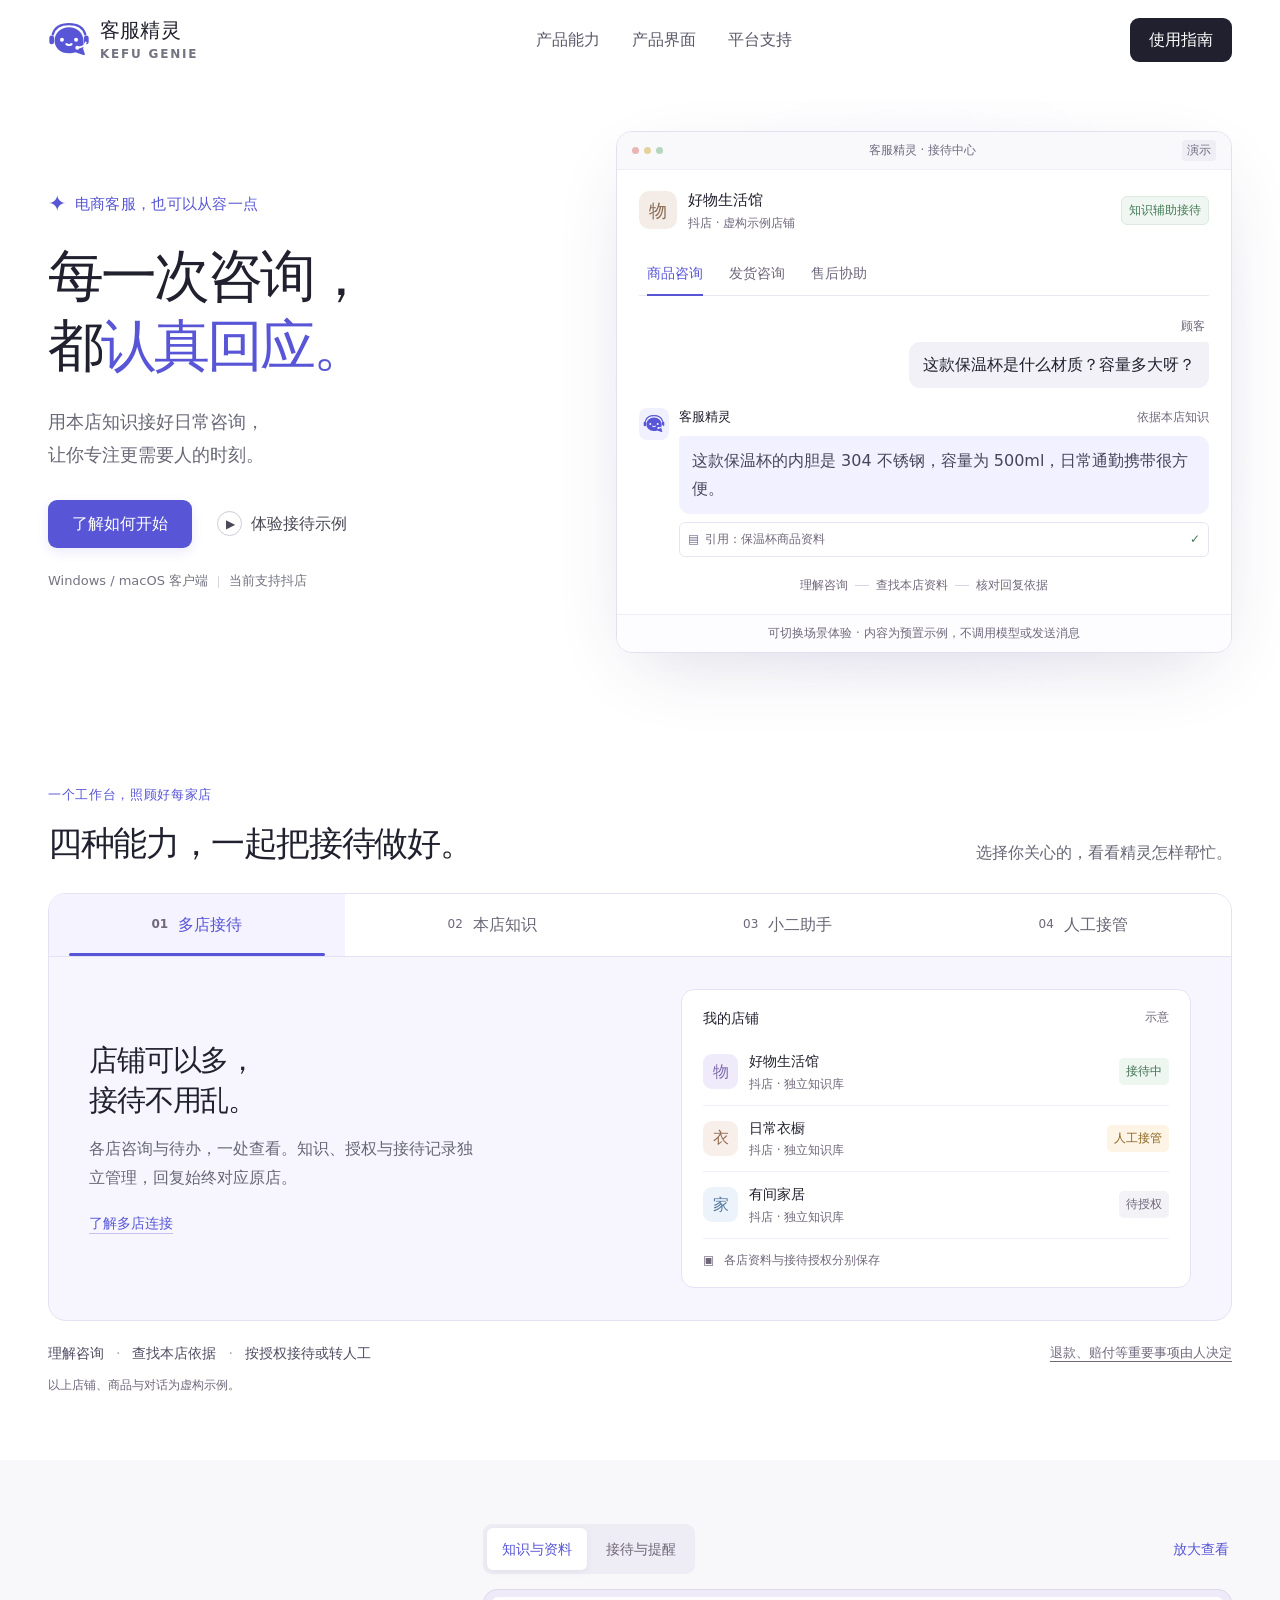
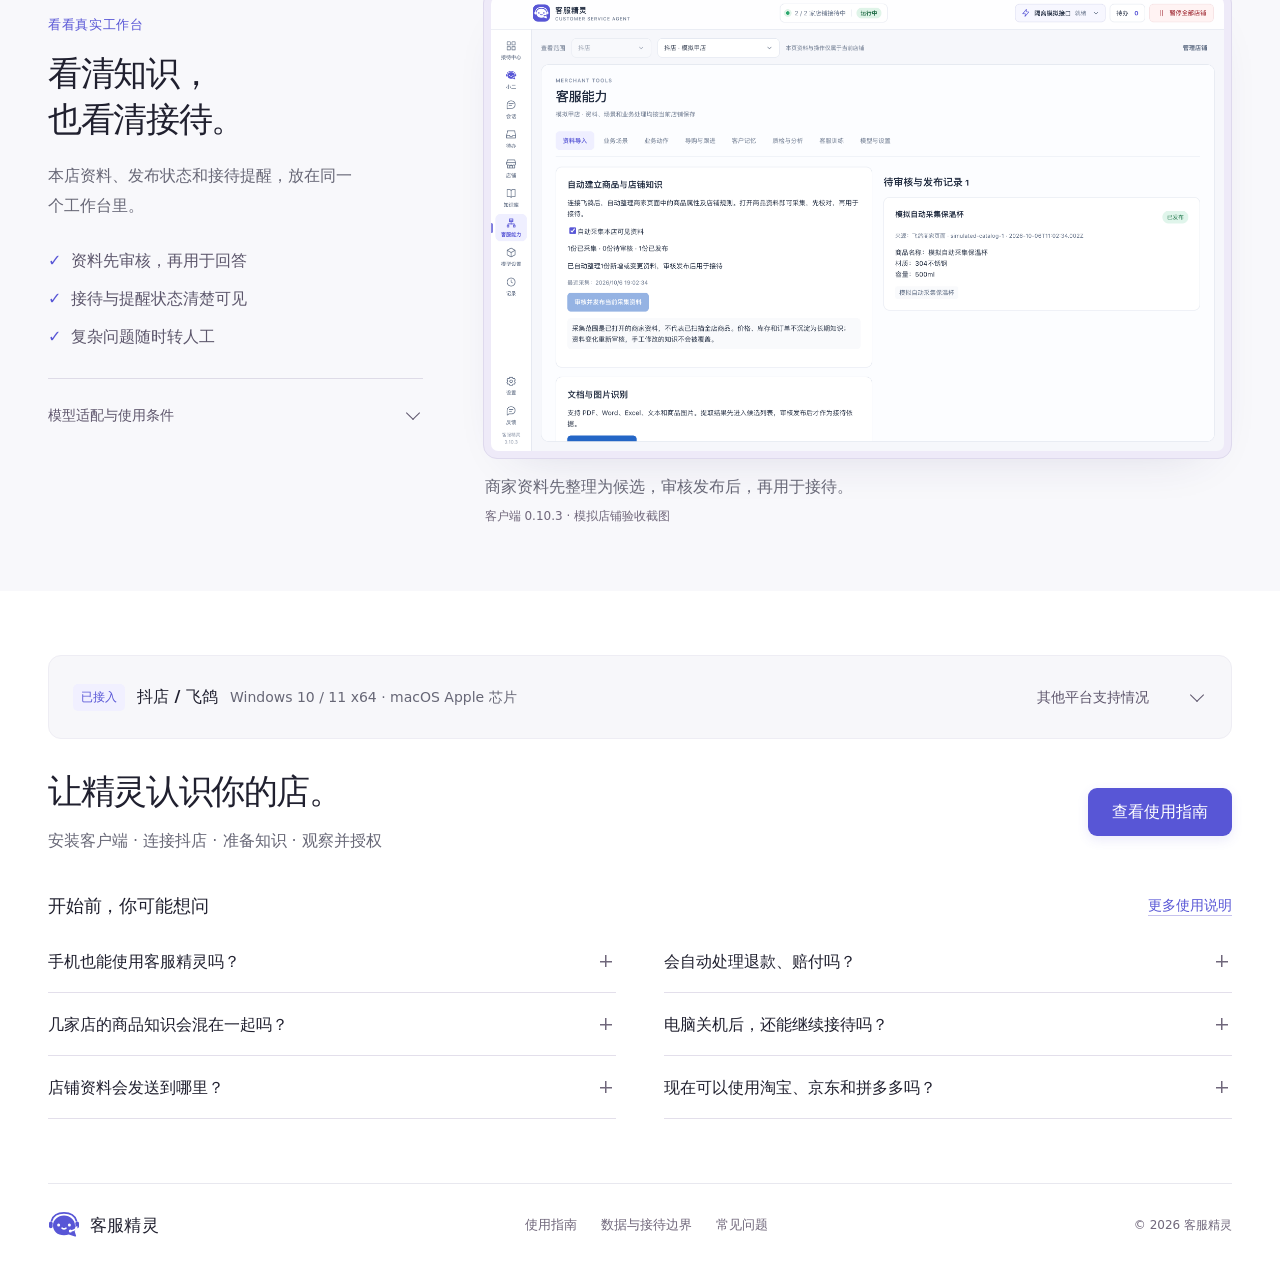
<file: index.html>
<!doctype html>
<html lang="zh-CN">
  <head>
    <meta charset="utf-8" />
    <meta
      name="viewport"
      content="width=device-width, initial-scale=1, viewport-fit=cover"
    />
    <meta
      name="description"
      content="客服精灵是面向抖店商家的多店铺 AI 客服客户端。用本店知识接待咨询，让低风险问题有依据地回复，让复杂问题及时转人工。支持 Windows 与 macOS。"
    />
    <meta name="theme-color" content="#5856d6" />
    <meta property="og:title" content="客服精灵 · 每一次咨询，都认真回应" />
    <meta
      property="og:description"
      content="懂商品，记规则，接咨询。面向抖店商家的多店铺 AI 客服工作台。"
    />
    <meta property="og:type" content="website" />
    <title>客服精灵 · 每一次咨询，都认真回应</title>
    <link rel="icon" type="image/svg+xml" href="assets/favicon.svg" />
    <link rel="stylesheet" href="styles.css" />
    <script src="app.js" defer></script>
  </head>
  <body class="compact-home">
    <a class="skip-link" href="#main">跳到主要内容</a>
    <header class="site-header">
      <div class="container header-inner">
        <a class="brand" href="index.html" aria-label="客服精灵首页"
          ><img
            src="assets/genie-mark.svg"
            width="42"
            height="42"
            alt=""
          /><span>客服精灵<small>KEFU GENIE</small></span></a
        >
        <nav class="desktop-nav" aria-label="主要导航">
          <a href="#capabilities">产品能力</a><a href="#product">产品界面</a
          ><a href="#platforms">平台支持</a>
        </nav>
        <a class="button button-small button-dark header-cta" href="guide.html"
          >使用指南</a
        >
        <button
          class="menu-toggle"
          type="button"
          aria-label="打开导航菜单"
          aria-controls="mobile-nav"
          aria-expanded="false"
        >
          <span></span><span></span>
        </button>
      </div>
      <nav id="mobile-nav" class="mobile-nav" aria-label="手机导航" hidden>
        <a href="#capabilities">产品能力</a><a href="#product">产品界面</a
        ><a href="#platforms">平台支持</a><a href="#faq">常见问题</a
        ><a href="guide.html">使用指南</a>
      </nav>
    </header>
    <main id="main">
      <section class="hero container" aria-labelledby="hero-title">
        <div class="hero-copy">
          <p class="eyebrow hero-eyebrow">
            <span class="tiny-mark" aria-hidden="true">✦</span>
            电商客服，也可以从容一点
          </p>
          <h1 id="hero-title">
            每一次咨询，<br />都<span class="accent">认真回应。</span>
          </h1>
          <p class="hero-description">
            用本店知识接好日常咨询，<br />让你专注更需要人的时刻。
          </p>
          <div class="hero-actions">
            <a class="button button-primary" href="guide.html">了解如何开始</a
            ><a class="button button-plain" href="#demo-preview"
              ><span class="play-icon" aria-hidden="true">▶</span>
              体验接待示例</a
            >
          </div>
          <p class="hero-footnote">
            Windows / macOS 客户端
            <span class="separator" aria-hidden="true"></span> 当前支持抖店
          </p>
        </div>
        <details id="demo-preview" class="hero-preview" open>
          <summary>
            <span
              ><strong>体验精灵怎么接待</strong
              ><small>商品、发货与售后 · 预置演示</small></span
            ><span class="disclosure-mark" aria-hidden="true">+</span>
          </summary>
          <div class="hero-demo-wrap">
            <div class="demo-window" aria-label="接待示例">
              <div class="demo-titlebar">
                <div class="window-dots" aria-hidden="true">
                  <i></i><i></i><i></i>
                </div>
                <span>客服精灵 · 接待中心</span
                ><span class="demo-titlebar-tag">演示</span>
              </div>
              <div class="demo-store">
                <div class="store-avatar" aria-hidden="true">物</div>
                <div>
                  <strong>好物生活馆</strong><span>抖店 · 虚构示例店铺</span>
                </div>
                <div class="mode-chip">知识辅助接待</div>
              </div>
              <div class="demo-tabs" role="tablist" aria-label="选择接待场景">
                <button
                  id="demo-tab-product"
                  role="tab"
                  aria-selected="true"
                  aria-controls="demo-panel"
                  data-scene="product"
                >
                  商品咨询</button
                ><button
                  id="demo-tab-shipping"
                  role="tab"
                  aria-selected="false"
                  aria-controls="demo-panel"
                  tabindex="-1"
                  data-scene="shipping"
                >
                  发货咨询</button
                ><button
                  id="demo-tab-refund"
                  role="tab"
                  aria-selected="false"
                  aria-controls="demo-panel"
                  tabindex="-1"
                  data-scene="refund"
                >
                  售后协助
                </button>
              </div>
              <div
                id="demo-panel"
                class="demo-panel"
                role="tabpanel"
                aria-labelledby="demo-tab-product"
                tabindex="0"
              >
                <div class="chat-buyer">
                  <span class="chat-person">顾客</span>
                  <p id="demo-question">这款保温杯是什么材质？容量多大呀？</p>
                </div>
                <div class="chat-genie">
                  <img
                    src="assets/genie-mark.svg"
                    width="32"
                    height="32"
                    alt=""
                  />
                  <div>
                    <div class="chat-heading">
                      <strong>客服精灵</strong
                      ><span id="demo-result-label">依据本店知识</span>
                    </div>
                    <p id="demo-answer">
                      这款保温杯的内胆是 304 不锈钢，容量为
                      500ml，日常通勤携带很方便。
                    </p>
                    <div id="demo-evidence" class="evidence">
                      <span class="evidence-symbol" aria-hidden="true">▤</span
                      ><span id="demo-source">引用：保温杯商品资料</span
                      ><span class="evidence-check" aria-hidden="true">✓</span>
                    </div>
                  </div>
                </div>
                <div class="demo-flow">
                  <span>理解咨询</span><i aria-hidden="true"></i
                  ><span>查找本店资料</span><i aria-hidden="true"></i
                  ><span id="demo-final-step">核对回复依据</span>
                </div>
              </div>
              <div class="demo-caption">
                可切换场景体验 · 内容为预置示例，不调用模型或发送消息
              </div>
            </div>
          </div>
        </details>
      </section>
      <section
        id="capabilities"
        class="section container"
        aria-labelledby="capabilities-title"
      >
        <div class="section-heading">
          <div>
            <p class="eyebrow">一个工作台，照顾好每家店</p>
            <h2 id="capabilities-title">四种能力，一起把接待做好。</h2>
          </div>
          <p class="section-description">选择你关心的，看看精灵怎样帮忙。</p>
        </div>
        <div class="capability-hub">
          <div class="capability-tabs" role="tablist" aria-label="查看产品能力">
            <button
              id="capability-tab-stores"
              role="tab"
              aria-selected="true"
              aria-controls="capability-stores"
            >
              <span aria-hidden="true">01</span>多店接待
            </button>
            <button
              id="capability-tab-knowledge"
              role="tab"
              aria-selected="false"
              aria-controls="capability-knowledge"
              tabindex="-1"
            >
              <span aria-hidden="true">02</span>本店知识
            </button>
            <button
              id="capability-tab-assistant"
              role="tab"
              aria-selected="false"
              aria-controls="capability-assistant"
              tabindex="-1"
            >
              <span aria-hidden="true">03</span>小二助手
            </button>
            <button
              id="capability-tab-handoff"
              role="tab"
              aria-selected="false"
              aria-controls="capability-handoff"
              tabindex="-1"
            >
              <span aria-hidden="true">04</span>人工接管
            </button>
          </div>
          <div class="capability-stage">
            <article
              id="capability-stores"
              class="capability-panel"
              role="tabpanel"
              aria-labelledby="capability-tab-stores"
              tabindex="0"
            >
              <div class="capability-copy">
                <h3>店铺可以多，<br />接待不用乱。</h3>
                <p>
                  各店咨询与待办，一处查看。知识、授权与接待记录独立管理，回复始终对应原店。
                </p>
                <a class="text-link" href="guide.html#connect">了解多店连接</a>
              </div>
              <div class="store-board" aria-label="多店管理示意">
                <div class="board-top">
                  <strong>我的店铺</strong><span>示意</span>
                </div>
                <div class="store-row">
                  <span class="shop-icon lilac" aria-hidden="true">物</span>
                  <div>
                    <strong>好物生活馆</strong><small>抖店 · 独立知识库</small>
                  </div>
                  <span class="store-state state-green">接待中</span>
                </div>
                <div class="store-row">
                  <span class="shop-icon peach" aria-hidden="true">衣</span>
                  <div>
                    <strong>日常衣橱</strong><small>抖店 · 独立知识库</small>
                  </div>
                  <span class="store-state state-amber">人工接管</span>
                </div>
                <div class="store-row">
                  <span class="shop-icon blue" aria-hidden="true">家</span>
                  <div>
                    <strong>有间家居</strong><small>抖店 · 独立知识库</small>
                  </div>
                  <span class="store-state state-neutral">待授权</span>
                </div>
                <div class="board-bottom">
                  <span class="lock-icon" aria-hidden="true">▣</span>
                  各店资料与接待授权分别保存
                </div>
              </div>
            </article>
            <article
              id="capability-knowledge"
              class="capability-panel"
              role="tabpanel"
              aria-labelledby="capability-tab-knowledge"
              tabindex="0"
              hidden
            >
              <div class="capability-copy">
                <h3>好答案，<br />来自你的店。</h3>
                <p>
                  把商品资料、活动与售后规则整理成知识。先审核，再发布，让回答有本店依据。
                </p>
                <a class="text-link" href="guide.html#knowledge"
                  >了解知识准备</a
                >
              </div>
              <div class="knowledge-stack" aria-label="知识审核流程示意">
                <div class="document-types">
                  <span>PDF</span><span>Word</span><span>Excel</span
                  ><span>图片</span>
                </div>
                <div class="knowledge-document">
                  <span class="document-icon" aria-hidden="true">▤</span>
                  <div>
                    <strong>保温杯 · 商品资料</strong
                    ><small>材质 / 容量 / 商品说明</small>
                  </div>
                  <span class="document-badge">已审核</span>
                </div>
                <div class="knowledge-trail">
                  <span>资料整理</span><span>人工审核</span
                  ><span class="trail-final">发布知识</span>
                </div>
              </div>
            </article>
            <article
              id="capability-assistant"
              class="capability-panel"
              role="tabpanel"
              aria-labelledby="capability-tab-assistant"
              tabindex="0"
              hidden
            >
              <div class="capability-copy">
                <h3>不确定的事，<br />找小二理一理。</h3>
                <p>
                  产品使用、连接排查、话术写作与知识草稿，先帮你理清思路，重要操作仍由你确认。
                </p>
                <a class="text-link" href="guide.html#assistant"
                  >了解小二能做什么</a
                >
              </div>
              <div class="assistant-preview">
                <div class="board-top">
                  <strong>小二助手</strong><span>示意</span>
                </div>
                <p class="assistant-request">帮我整理一份发货说明</p>
                <div class="assistant-response">
                  <img
                    src="assets/genie-mark.svg"
                    width="32"
                    height="32"
                    alt=""
                  />
                  <div>
                    <strong>先核对本店规则，再整理话术。</strong>
                    <p>发货时效、适用商品、特殊情况。</p>
                  </div>
                </div>
                <p class="preview-note">草稿由你确认，不自动发布或发送。</p>
              </div>
            </article>
            <article
              id="capability-handoff"
              class="capability-panel"
              role="tabpanel"
              aria-labelledby="capability-tab-handoff"
              tabindex="0"
              hidden
            >
              <div class="capability-copy">
                <h3>需要你时，<br />清楚地提醒。</h3>
                <p>
                  转人工、回复待确认、连接异常统一收纳。带上所属店铺与处理原因，接管更清楚。
                </p>
                <a class="text-link" href="guide.html#handoff"
                  >了解接管与暂停</a
                >
              </div>
              <div class="handoff-preview">
                <div class="board-top">
                  <strong>人工待办</strong><span>示意</span>
                </div>
                <div class="handoff-item">
                  <span class="store-state state-amber">待人工核实</span>
                  <h4>商品破损，申请退款</h4>
                  <p>日常衣橱 · 售后问题</p>
                  <div>核实订单与商品情况，由人工决定下一步。</div>
                </div>
              </div>
            </article>
          </div>
        </div>
        <div id="experience" class="experience-inline">
          <p>
            <span>理解咨询</span><i aria-hidden="true">·</i
            ><span>查找本店依据</span><i aria-hidden="true">·</i
            ><span>按授权接待或转人工</span>
          </p>
          <a href="guide.html#reception">退款、赔付等重要事项由人决定</a>
        </div>
        <p class="section-note">以上店铺、商品与对话为虚构示例。</p>
      </section>
      <section
        id="product"
        class="section product-section"
        aria-labelledby="product-title"
      >
        <div class="container product-layout">
          <div class="product-copy">
            <p class="eyebrow">看看真实工作台</p>
            <h2 id="product-title">看清知识，<br />也看清接待。</h2>
            <p>本店资料、发布状态和接待提醒，放在同一个工作台里。</p>
            <ul class="product-points">
              <li>资料先审核，再用于回答</li>
              <li>接待与提醒状态清楚可见</li>
              <li>复杂问题随时转人工</li>
            </ul>
            <details class="model-details">
              <summary>模型适配与使用条件</summary>
              <p>
                已适配 DeepSeek、通义千问、智谱
                GLM、Kimi、MiniMax。实际可用性取决于本机账户接入、额度、连接与任务验收状态。
              </p>
            </details>
          </div>
          <div class="product-view">
            <div class="product-toolbar">
              <div
                class="product-tabs"
                role="tablist"
                aria-label="查看客户端界面"
              >
                <button
                  id="product-tab-knowledge"
                  role="tab"
                  aria-selected="true"
                  aria-controls="product-panel"
                  data-product="knowledge"
                >
                  知识与资料</button
                ><button
                  id="product-tab-continuity"
                  role="tab"
                  aria-selected="false"
                  aria-controls="product-panel"
                  tabindex="-1"
                  data-product="continuity"
                >
                  接待与提醒
                </button>
              </div>
              <button class="zoom-button" type="button" data-open-image>
                放大查看
              </button>
            </div>
            <div
              id="product-panel"
              class="product-panel"
              role="tabpanel"
              aria-labelledby="product-tab-knowledge"
              tabindex="0"
            >
              <button
                class="screenshot-frame screenshot-button"
                type="button"
                data-open-image
                aria-label="查看完整客户端截图"
              >
                <img
                  id="product-screenshot"
                  src="assets/product-knowledge.png"
                  width="2880"
                  height="1784"
                  loading="lazy"
                  alt="客服精灵知识与资料界面：本店商家资料采集、待审核知识与发布记录，展示模拟商品"
                />
              </button>
              <div class="screenshot-caption">
                <p id="product-description">
                  商家资料先整理为候选，审核发布后，再用于接待。
                </p>
                <span>客户端 0.10.3 · 模拟店铺验收截图</span>
              </div>
            </div>
          </div>
        </div>
      </section>
      <section
        id="start"
        class="section container start-section"
        aria-labelledby="start-title"
      >
        <div id="platforms" class="availability">
          <div>
            <span class="availability-status">已接入</span
            ><strong>抖店 / 飞鸽</strong>
            <p>Windows 10 / 11 x64 · macOS Apple 芯片</p>
          </div>
          <details class="other-platforms">
            <summary>其他平台支持情况</summary>
            <p>淘宝 / 天猫、京东、拼多多：待接入，目前不能连接或接待。</p>
          </details>
        </div>
        <div class="start-heading">
          <div>
            <h2 id="start-title">让精灵认识你的店。</h2>
            <p>安装客户端 · 连接抖店 · 准备知识 · 观察并授权</p>
          </div>
          <a class="button button-primary" href="guide.html">查看使用指南</a>
        </div>
        <div id="faq" class="faq-block">
          <div class="faq-heading">
            <h3>开始前，你可能想问</h3>
            <a class="text-link" href="guide.html">更多使用说明</a>
          </div>
          <div class="faq-list">
            <details name="home-questions">
              <summary>手机也能使用客服精灵吗？</summary>
              <p>
                官网可以在手机和平板浏览器中查看。客服精灵接待客户端目前运行于
                Windows 或 macOS 电脑，手机不能代替桌面客户端执行店铺接待。
              </p>
            </details>
            <details name="home-questions">
              <summary>会自动处理退款、赔付吗？</summary>
              <p>
                不会。退款、赔付、改价等重要业务需要人工处理。遇到这些问题，精灵会提供处理线索并转入人工待办，由你核实和决定下一步。
              </p>
            </details>
            <details name="home-questions">
              <summary>几家店的商品知识会混在一起吗？</summary>
              <p>
                各店知识、授权和接待记录独立管理。多个抖店账号使用独立 Chrome
                用户，分别登录与授权；店铺名称相同或改名时，需要重新核对身份。
              </p>
            </details>
            <details name="home-questions">
              <summary>电脑关机后，还能继续接待吗？</summary>
              <p>
                不能。客户端在本机运行，电脑需保持通电联网，Chrome
                登录有效且模型可用。开启并保存无人值守模式后，可在锁屏或隐藏窗口时按原授权继续接待；系统休眠、断电或退出应用会停止。
              </p>
            </details>
            <details name="home-questions">
              <summary>店铺资料会发送到哪里？</summary>
              <p>
                客户端在本机保存店铺知识与配置。使用 AI
                功能时，相关问题、有限上下文和必要资料会发送至当前选定的模型服务。官网演示使用预置虚构资料，不读取你的店铺或买家消息。
              </p>
            </details>
            <details name="home-questions">
              <summary>现在可以使用淘宝、京东和拼多多吗？</summary>
              <p>
                当前实际接入抖店飞鸽。淘宝 /
                天猫、京东和拼多多仍待适配，不能把平台出现在目录中理解为已经可连接或接待。
              </p>
            </details>
          </div>
        </div>
      </section>
    </main>
    <footer class="site-footer container">
      <a class="brand" href="index.html"
        ><img src="assets/genie-mark.svg" width="32" height="32" alt="" /><span
          >客服精灵</span
        ></a
      >
      <nav aria-label="页脚导航">
        <a href="guide.html">使用指南</a
        ><a href="guide.html#data">数据与接待边界</a><a href="#faq">常见问题</a>
      </nav>
      <small>© 2026 客服精灵</small>
    </footer>
    <dialog class="image-dialog" aria-labelledby="image-dialog-title">
      <div class="dialog-toolbar">
        <strong id="image-dialog-title">客户端界面</strong>
        <div class="dialog-controls">
          <button class="dialog-zoom" type="button" aria-pressed="false">
            查看实际尺寸</button
          ><button class="dialog-close" type="button" aria-label="关闭大图">
            关闭 <span aria-hidden="true">×</span>
          </button>
        </div>
      </div>
      <div
        class="dialog-image-wrap"
        tabindex="0"
        role="region"
        aria-label="客户端截图，可使用方向键滚动查看"
      >
        <img
          src="assets/product-knowledge.png"
          width="2880"
          height="1784"
          alt=""
        />
      </div>
      <p>模拟店铺验收截图 · 可切换实际尺寸，滚动查看细节</p>
    </dialog>
  </body>
</html>
</file>
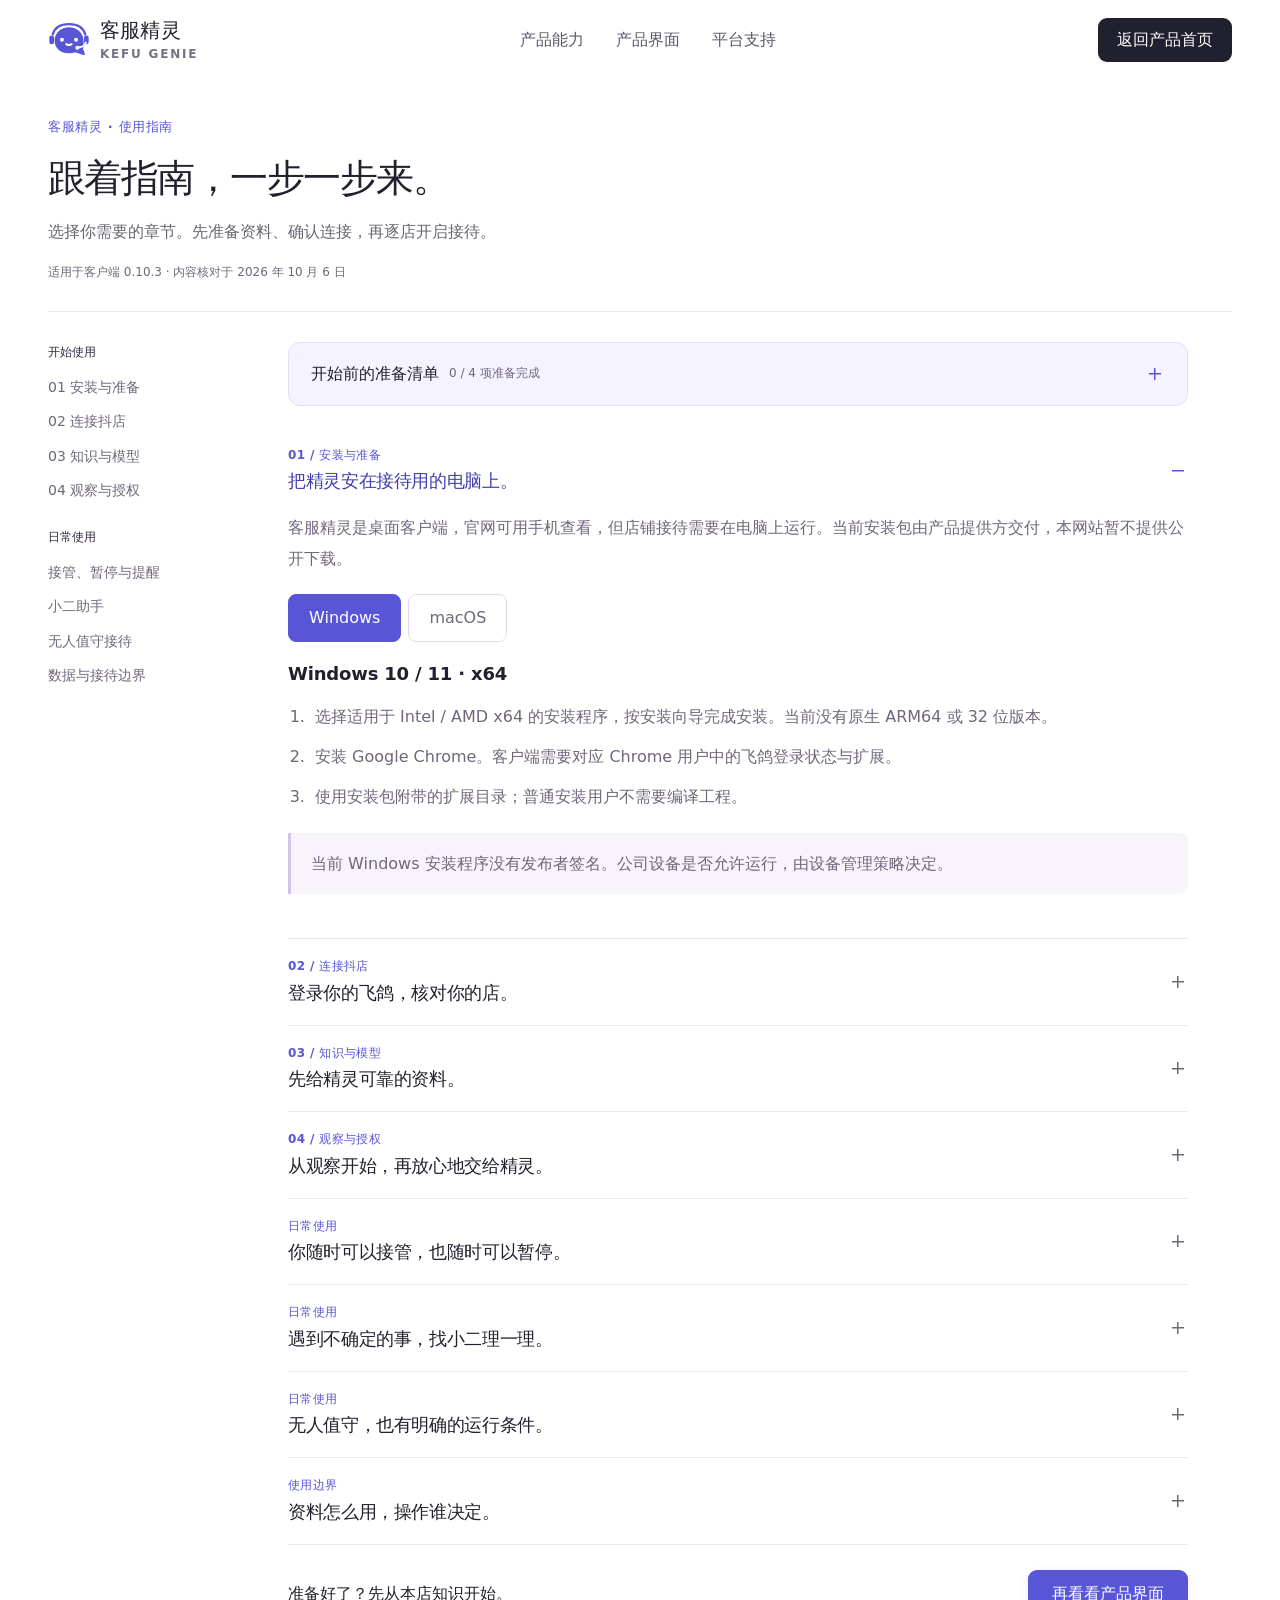
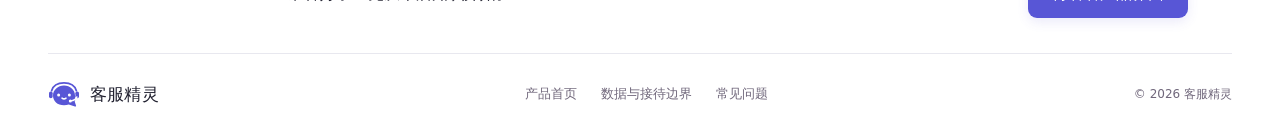
<file: guide.html>
<!doctype html>
<html lang="zh-CN">
  <head>
    <meta charset="utf-8" />
    <meta
      name="viewport"
      content="width=device-width, initial-scale=1, viewport-fit=cover"
    />
    <meta
      name="description"
      content="客服精灵使用指南：安装桌面客户端、连接抖店飞鸽、准备本店知识、确认模型与逐店授权，以及人工接管和数据边界。"
    />
    <meta name="theme-color" content="#5856d6" />
    <title>使用指南 · 客服精灵</title>
    <link rel="icon" type="image/svg+xml" href="assets/favicon.svg" />
    <link rel="stylesheet" href="styles.css" />
    <script src="app.js" defer></script>
  </head>
  <body class="compact-guide">
    <a class="skip-link" href="#main">跳到主要内容</a>
    <header class="site-header">
      <div class="container header-inner">
        <a class="brand" href="index.html" aria-label="客服精灵首页"
          ><img
            src="assets/genie-mark.svg"
            width="42"
            height="42"
            alt=""
          /><span>客服精灵<small>KEFU GENIE</small></span></a
        >
        <nav class="desktop-nav" aria-label="主要导航">
          <a href="index.html#capabilities">产品能力</a
          ><a href="index.html#product">产品界面</a
          ><a href="index.html#platforms">平台支持</a>
        </nav>
        <a class="button button-small button-dark header-cta" href="index.html"
          >返回产品首页</a
        ><button
          class="menu-toggle"
          type="button"
          aria-label="打开导航菜单"
          aria-controls="mobile-nav"
          aria-expanded="false"
        >
          <span></span><span></span>
        </button>
      </div>
      <nav id="mobile-nav" class="mobile-nav" aria-label="手机导航" hidden>
        <a href="index.html">产品首页</a><a href="#installation">安装准备</a
        ><a href="#connect">连接抖店</a><a href="#knowledge">知识与模型</a
        ><a href="#reception">开启接待</a>
      </nav>
    </header>
    <main id="main" class="container guide-main">
      <div class="guide-hero">
        <p class="eyebrow">客服精灵 · 使用指南</p>
        <h1>跟着指南，一步一步来。</h1>
        <p>选择你需要的章节。先准备资料、确认连接，再逐店开启接待。</p>
        <span class="guide-version"
          >适用于客户端 0.10.3 · 内容核对于 2026 年 10 月 6 日</span
        >
      </div>
      <div class="guide-layout">
        <aside class="guide-sidebar">
          <div class="mobile-guide-directory">
            <label for="guide-chapter">阅读目录</label>
            <div class="chapter-select">
              <select id="guide-chapter">
                <option value="" disabled>选择阅读章节</option>
                <optgroup label="开始使用">
                  <option value="installation">01 安装与准备</option>
                  <option value="connect">02 连接抖店</option>
                  <option value="knowledge">03 知识与模型</option>
                  <option value="reception">04 观察与授权</option>
                </optgroup>
                <optgroup label="日常使用">
                  <option value="handoff">接管、暂停与提醒</option>
                  <option value="assistant">小二助手</option>
                  <option value="continuity">无人值守接待</option>
                  <option value="data">数据与接待边界</option>
                </optgroup>
              </select>
              <svg
                class="chapter-select-arrow"
                width="20"
                height="20"
                viewBox="0 0 24 24"
                fill="none"
                aria-hidden="true"
                focusable="false"
              >
                <path
                  d="m6 9 6 6 6-6"
                  stroke="currentColor"
                  stroke-width="1.75"
                  stroke-linecap="round"
                  stroke-linejoin="round"
                />
              </svg>
            </div>
          </div>
          <nav aria-label="指南目录">
            <strong>开始使用</strong><a href="#installation">01 安装与准备</a
            ><a href="#connect">02 连接抖店</a
            ><a href="#knowledge">03 知识与模型</a
            ><a href="#reception">04 观察与授权</a><strong>日常使用</strong
            ><a href="#handoff">接管、暂停与提醒</a
            ><a href="#assistant">小二助手</a
            ><a href="#continuity">无人值守接待</a
            ><a href="#data">数据与接待边界</a>
          </nav>
        </aside>
        <div class="guide-content">
          <details class="guide-checklist" data-checklist>
            <summary>
              <span class="checklist-heading">
                <strong id="checklist-title">开始前的准备清单</strong>
                <span id="checklist-status" role="status" aria-live="polite"
                  >0 / 4 项准备完成</span
                >
              </span>
            </summary>
            <div class="checklist-body">
              <label
                ><input id="check-device" type="checkbox" /><span
                  >有一台接待用的 Windows 或 Mac 电脑</span
                ></label
              ><label
                ><input id="check-package" type="checkbox" /><span
                  >已从产品提供方获取客户端安装包与扩展</span
                ></label
              ><label
                ><input id="check-account" type="checkbox" /><span
                  >有可登录飞鸽的抖店账号</span
                ></label
              ><label
                ><input id="check-knowledge" type="checkbox" /><span
                  >准备好商品资料、发货规则与售后政策</span
                ></label
              >
              <p>
                勾选只记录你在本浏览器里的准备进度，不会连接店铺或授予接待权限。
              </p>
            </div>
          </details>
          <details
            id="installation"
            class="guide-section"
            name="guide-chapters"
            open
          >
            <summary>
              <h2>
                <span class="guide-kicker">01 / 安装与准备</span
                >把精灵安在接待用的电脑上。
              </h2>
            </summary>
            <div class="guide-section-body">
              <p>
                客服精灵是桌面客户端，官网可用手机查看，但店铺接待需要在电脑上运行。当前安装包由产品提供方交付，本网站暂不提供公开下载。
              </p>
              <div
                class="os-selector"
                role="group"
                aria-label="选择你的电脑系统"
              >
                <button type="button" data-os="windows" aria-pressed="true">
                  Windows</button
                ><button type="button" data-os="mac" aria-pressed="false">
                  macOS
                </button>
              </div>
              <div class="os-panel" data-os-panel="windows">
                <h3>Windows 10 / 11 · x64</h3>
                <ol>
                  <li>
                    选择适用于 Intel / AMD x64
                    的安装程序，按安装向导完成安装。当前没有原生 ARM64 或 32
                    位版本。
                  </li>
                  <li>
                    安装 Google Chrome。客户端需要对应 Chrome
                    用户中的飞鸽登录状态与扩展。
                  </li>
                  <li>
                    使用安装包附带的扩展目录；普通安装用户不需要编译工程。
                  </li>
                </ol>
                <p class="guide-callout">
                  当前 Windows
                  安装程序没有发布者签名。公司设备是否允许运行，由设备管理策略决定。
                </p>
              </div>
              <div class="os-panel" data-os-panel="mac" hidden>
                <h3>macOS · Apple 芯片</h3>
                <ol>
                  <li>
                    使用产品提供方交付的 Mac Apple
                    芯片安装包，按随包说明安装客户端。
                  </li>
                  <li>安装 Google Chrome，准备接待用的 Chrome 用户。</li>
                  <li>保留安装包附带的扩展目录，下一步将在 Chrome 中加载。</li>
                </ol>
                <p class="guide-callout">
                  当前提供的 Mac 安装包面向 Apple 芯片；不要把它当成已经交付的
                  Intel Mac 版本。
                </p>
              </div>
            </div>
          </details>
          <details id="connect" class="guide-section" name="guide-chapters">
            <summary>
              <h2>
                <span class="guide-kicker">02 / 连接抖店</span
                >登录你的飞鸽，核对你的店。
              </h2>
            </summary>
            <div class="guide-section-body">
              <ol class="guide-numbered">
                <li>
                  <strong>加载随包扩展。</strong> 在 Chrome 地址栏输入
                  <code>chrome://extensions</code
                  >，开启开发者模式，选择“加载已解压的扩展程序”，选中随安装包提供的扩展目录。
                </li>
                <li>
                  <strong>打开店铺登录窗口。</strong>
                  在客服精灵“店铺”页选择抖店与对应 Chrome
                  用户，点击“打开店铺登录窗口”。
                </li>
                <li>
                  <strong>完成飞鸽登录。</strong> 在 Chrome
                  中完成账号登录与平台验证，验证码由你自行处理。
                </li>
                <li>
                  <strong>核对识别结果。</strong>
                  扩展自动连接后，核对客户端显示的店铺名称、连接状态与登录状态。
                </li>
              </ol>
              <div class="guide-callout">
                <strong>连接成功，不等于已经自动接待。</strong>
                <p>
                  扩展连接、店铺登录、模型就绪、知识发布和接待授权是不同状态，需要分别确认。
                </p>
              </div>
              <h3>多家店怎么添加？</h3>
              <p>
                不同抖店账号使用独立 Chrome
                用户。每个用户加载一次扩展，分别登录对应店铺，并逐店授权。同名店铺或店铺改名时，需要重新核对身份；仅在一个
                Chrome 用户中切换账号，不能实现不同账号并行接待。
              </p>
            </div>
          </details>
          <details id="knowledge" class="guide-section" name="guide-chapters">
            <summary>
              <h2>
                <span class="guide-kicker">03 / 知识与模型</span
                >先给精灵可靠的资料。
              </h2>
            </summary>
            <div class="guide-section-body">
              <h3>把本店知识整理好</h3>
              <p>
                在知识库或“客服能力”中录入商品、活动、发货、话术和规则。文档与图片导入支持
                PDF、DOCX、XLSX、CSV、TXT、Markdown、PNG、JPEG、WebP，单文件最多
                20MB，每批最多 10 个。
              </p>
              <p>
                提炼出的资料先进入候选。核对商品事实、价格说明与店铺政策后，再审核发布；未发布知识不会作为正式接待依据。
              </p>
              <div class="guide-callout">
                <strong>自动采集也需要审核。</strong>
                <p>
                  飞鸽已打开、可识别的商家商品属性与店铺规则可整理为候选。它不代表扫描了全店商品，也不会把动态价格、库存、订单或买家正文沉淀为长期知识。
                </p>
              </div>
              <h3>确认本机模型状态</h3>
              <p>
                打开“模型设置”，查看账户接入、剩余额度、文字与图片连接以及任务验证结果。详情页用于查看，不提供地址、密钥或型号录入；账户未接入时，需要先由产品提供方完成本机账户接入。
              </p>
              <p>
                主页面右上角可以选择已经就绪的接待模型。只有连接通过还不够，正式接待还需要对应任务能力通过验收。当前支持的服务适配包括
                DeepSeek、通义千问、智谱 GLM、Kimi 和
                MiniMax，实际可用状态以本机显示为准。
              </p>
            </div>
          </details>
          <details id="reception" class="guide-section" name="guide-chapters">
            <summary>
              <h2>
                <span class="guide-kicker">04 / 观察与授权</span
                >从观察开始，再放心地交给精灵。
              </h2>
            </summary>
            <div class="guide-section-body">
              <ol class="guide-numbered">
                <li>
                  <strong>先观察或人工审核。</strong>
                  核对实际咨询、知识引用和回复效果，确认本店资料适合接待。
                </li>
                <li>
                  <strong>逐店确认接待授权。</strong>
                  核对店名后，按客户端提示点击“授权并开启”。不同店铺分别授权。
                </li>
                <li>
                  <strong>选择适合的接待模式。</strong>
                  有依据的低风险咨询按授权处理。资料不足、模型异常或高风险问题转人工。
                </li>
                <li>
                  <strong>持续关注待办。</strong>
                  查看转人工、回复待确认、发送结果待核实及连接异常，按原因处理。
                </li>
              </ol>
              <p class="guide-callout">
                开启接待不会授权退款、赔付、改价、发券或账号操作。企业业务接口需要另行适配，并逐笔人工确认。
              </p>
            </div>
          </details>
          <details id="handoff" class="guide-section" name="guide-chapters">
            <summary>
              <h2>
                <span class="guide-kicker">日常使用</span
                >你随时可以接管，也随时可以暂停。
              </h2>
            </summary>
            <div class="guide-section-body">
              <p>
                接待支持全局、平台和店铺三级暂停。恢复暂停不能代替店铺授权，也不会自动开启未授权店铺。
              </p>
              <p>
                人工待办显示所属店铺与处理原因。发送结果尚未确认时，先核实原会话，不要重复发送。将待办“标记已处理”只更新待办记录，不会执行退款、重新授权或自动开启接待。
              </p>
              <p>
                桌面提醒与企业微信、飞书、钉钉群机器人提醒分别配置。远程提醒默认关闭，配置并测试后再启用；网络、通知权限和系统状态会影响送达。
              </p>
            </div>
          </details>
          <details id="assistant" class="guide-section" name="guide-chapters">
            <summary>
              <h2>
                <span class="guide-kicker">日常使用</span
                >遇到不确定的事，找小二理一理。
              </h2>
            </summary>
            <div class="guide-section-body">
              <p>
                小二面向客户端使用者，支持产品帮助、连接排查、客服业务咨询、话术写作、分析和知识草稿。明确目标店铺后，可以参考本店有限知识。
              </p>
              <p>
                生成的知识草稿需要你编辑并确认保存，再到原店知识库核实、发布。小二不能自动操作电脑、浏览器或文件，也不能代替你授权接待、直接发消息或执行退款；目前没有实时联网搜索。
              </p>
              <p>
                需要反馈问题时，可使用客户端左下角的“反馈”。提交是否成功以接收通道明确确认的回执为准；通道未配置或不可用时，内容保留在本机。
              </p>
            </div>
          </details>
          <details id="continuity" class="guide-section" name="guide-chapters">
            <summary>
              <h2>
                <span class="guide-kicker">日常使用</span
                >无人值守，也有明确的运行条件。
              </h2>
            </summary>
            <div class="guide-section-body">
              <p>
                在连续运行设置中启用并保存“无人值守模式”，可在锁屏或关闭窗口后，按原店授权继续接待。关闭窗口时，客户端隐藏到菜单栏或系统托盘；真正退出应用仍会停止。
              </p>
              <p>
                接待电脑需要保持通电联网，Chrome
                登录有效且模型可用。系统休眠、断电、关机或合盖时，本机不能继续接待。登录失效、验证码、手动暂停或撤销授权，仍需要人工处理。
              </p>
              <div class="guide-callout">
                <strong>这不是云端离线接待。</strong>
                <p>
                  macOS 支持可选的异常退出恢复；Windows
                  尚无相同恢复任务。首次启用后，观察本店实际接待和提醒状态，确认电脑能够持续运行。
                </p>
              </div>
            </div>
          </details>
          <details id="data" class="guide-section" name="guide-chapters">
            <summary>
              <h2>
                <span class="guide-kicker">使用边界</span
                >资料怎么用，操作谁决定。
              </h2>
            </summary>
            <div class="guide-section-body">
              <h3>官网展示</h3>
              <p>
                官网接待示例使用预置虚构资料，在浏览器本地切换，不调用模型、不连接店铺、不发送买家消息。准备清单只使用本浏览器的本地存储，你可以通过浏览器清除网站数据。官网没有统计追踪脚本或数据提交表单，托管平台可能保留基础访问日志。
              </p>
              <h3>客户端与模型</h3>
              <p>
                店铺知识、模型配置和小二历史在本机按现有加密机制保存。使用 AI
                功能时，必要的问题、有限上下文与相关资料会发送到当前选定的模型服务。是否使用、保留或删除相关资料，请结合客户端设置和对应服务条款判断。
              </p>
              <h3>人工决定与实际验证</h3>
              <p>
                知识发布、店铺授权、重要业务动作由人确认。连接测试、程序模拟回归和真实店铺效果验收是不同层次；模型回答仍需结合实际商品与政策核对。当前实际接入抖店，其余平台待适配。
              </p>
            </div>
          </details>
          <div class="guide-bottom">
            <strong>准备好了？先从本店知识开始。</strong
            ><a class="button button-primary" href="index.html#product"
              >再看看产品界面</a
            >
          </div>
        </div>
      </div>
    </main>
    <footer class="site-footer container">
      <a class="brand" href="index.html"
        ><img src="assets/genie-mark.svg" width="32" height="32" alt="" /><span
          >客服精灵</span
        ></a
      >
      <nav aria-label="页脚导航">
        <a href="index.html">产品首页</a><a href="#data">数据与接待边界</a
        ><a href="index.html#faq">常见问题</a>
      </nav>
      <small>© 2026 客服精灵</small>
    </footer>
  </body>
</html>
</file>
<file: styles.css>
:root {
  --ink: #20202f;
  --muted: #676776;
  --purple: #5856d6;
  --purple-deep: #4140ac;
  --lavender: #f1f0ff;
  --line: #e8e8ef;
  --paper: #fff;
  --radius: 20px;
  --shadow: 0 24px 75px -24px rgba(50, 43, 107, 0.2);
  --header-height: 80px;
  font-family: Inter, "PingFang SC", "Microsoft YaHei", system-ui, sans-serif;
  color: var(--ink);
  background: var(--paper);
  font-synthesis: none;
}
* {
  box-sizing: border-box;
}
html {
  scroll-behavior: smooth;
  scroll-padding-top: calc(
    var(--visible-header-height, var(--header-height)) + 16px
  );
}
body {
  margin: 0;
  padding-inline: env(safe-area-inset-left) env(safe-area-inset-right);
  font-size: 1rem;
  line-height: 1.75;
  -webkit-font-smoothing: antialiased;
}
main {
  padding-bottom: var(--anchor-end-space, 0px);
}
a {
  color: inherit;
  text-decoration: none;
}
button {
  font: inherit;
  cursor: pointer;
}
button,
a,
summary {
  -webkit-tap-highlight-color: transparent;
}
img {
  max-width: 100%;
  display: block;
}
h1,
h2,
h3,
h4,
p {
  margin: 0;
}
h1,
h2,
h3 {
  line-height: 1.3;
  letter-spacing: -0.04em;
}
button:focus-visible,
a:focus-visible,
summary:focus-visible,
[tabindex]:focus-visible {
  outline: 3px solid var(--purple);
  outline-offset: 5px;
}
[hidden] {
  display: none !important;
}
.container {
  width: min(1200px, calc(100% - 96px));
  margin-inline: auto;
}
.skip-link {
  position: fixed;
  top: 8px;
  left: 8px;
  transform: translateY(-150%);
  background: var(--ink);
  color: white;
  z-index: 100;
  padding: 12px 20px;
  border-radius: 10px;
}
.skip-link:focus {
  transform: translateY(0);
}
.site-header {
  min-height: var(--header-height);
  background: rgba(255, 255, 255, 0.95);
  border-bottom: 1px solid transparent;
  position: sticky;
  top: 0;
  z-index: 30;
  backdrop-filter: blur(16px);
}
.site-header.scrolled {
  border-color: var(--line);
}
.header-inner {
  min-height: calc(var(--header-height) - 1px);
  padding-block: 8px;
  display: flex;
  align-items: center;
  justify-content: space-between;
  gap: 24px;
}
.brand {
  display: inline-flex;
  align-items: center;
  gap: 10px;
  flex-shrink: 0;
}
.site-header .brand {
  min-width: 0;
  flex-shrink: 1;
}
.site-header .brand > span {
  min-width: 0;
}
.site-header .brand small {
  overflow: hidden;
  text-overflow: ellipsis;
  white-space: nowrap;
}
.site-header .brand img,
.menu-toggle {
  flex-shrink: 0;
}
.brand > span {
  font-size: 1.25rem;
  font-weight: 750;
  letter-spacing: 0.01em;
  line-height: 1.35;
}
.brand small {
  display: block;
  font-size: 0.75rem;
  letter-spacing: 0.15em;
  font-weight: 550;
  color: #737382;
  margin-top: 2px;
}
.desktop-nav {
  display: flex;
  flex-wrap: wrap;
  justify-content: center;
  gap: 32px;
  color: #59596a;
  font-size: 1rem;
}
.desktop-nav a:hover,
.mobile-nav a:hover {
  color: var(--purple);
}
.button {
  min-height: 48px;
  display: inline-flex;
  align-items: center;
  justify-content: center;
  gap: 9px;
  padding: 11px 23px;
  border: 1px solid transparent;
  border-radius: 9px;
  font-weight: 600;
  font-size: 1rem;
  line-height: 1.5;
  transition:
    background 0.2s,
    box-shadow 0.2s;
}
.button-primary {
  background: var(--purple);
  color: white;
  box-shadow: 0 4px 12px rgba(88, 86, 214, 0.12);
}
.button-primary:hover {
  background: var(--purple-deep);
}
.button-dark {
  background: var(--ink);
  color: white;
}
.button-dark:hover {
  background: #3c3c51;
}
.button-small {
  min-height: 42px;
  padding: 9px 18px;
}
.button-plain {
  padding-inline: 6px;
  color: #494956;
}
.button-plain:hover {
  color: var(--purple);
}
.menu-toggle {
  display: none;
  background: none;
  border: 0;
  padding: 12px;
  width: 46px;
  height: 46px;
}
.menu-toggle span {
  display: block;
  background: var(--ink);
  height: 2px;
  width: 22px;
  margin: 5px auto;
}
.mobile-nav {
  position: absolute;
  top: 100%;
  left: 0;
  right: 0;
  background: white;
  padding: 12px 24px 24px;
  border-bottom: 1px solid var(--line);
  box-shadow: 0 15px 30px rgba(30, 30, 60, 0.07);
  max-height: calc(100vh - var(--visible-header-height, var(--header-height)));
  max-height: calc(100dvh - var(--visible-header-height, var(--header-height)));
  overflow-y: auto;
  overscroll-behavior: contain;
}
.mobile-nav a {
  display: block;
  padding: 11px;
  font-size: 1rem;
}
.eyebrow {
  font-size: 0.8125rem;
  font-weight: 600;
  letter-spacing: 0.05em;
  color: var(--purple);
  margin-bottom: 14px;
}
.hero {
  display: grid;
  grid-template-columns: 0.9fr 1.1fr;
  gap: 64px;
  align-items: center;
  padding-block: 48px 64px;
  min-height: 640px;
}
.hero-eyebrow {
  font-size: 0.9375rem;
  letter-spacing: 0.02em;
  display: flex;
  align-items: center;
  gap: 8px;
  margin-bottom: 24px;
}
.tiny-mark {
  font-size: 1.375rem;
  line-height: 1;
}
.hero h1 {
  font-size: clamp(2.75rem, 4.4vw, 3.875rem);
  font-weight: 760;
  line-height: 1.24;
  letter-spacing: -0.055em;
}
.accent {
  color: var(--purple);
}
.hero-description {
  font-size: 1.125rem;
  color: var(--muted);
  margin-top: 24px;
  line-height: 1.85;
}
.hero-actions {
  display: flex;
  gap: 18px;
  align-items: center;
  margin-top: 28px;
  flex-wrap: wrap;
}
.play-icon {
  font-size: 0.75rem;
  border: 1px solid #cdcdd9;
  width: 25px;
  height: 25px;
  border-radius: 50%;
  display: grid;
  place-items: center;
  padding-left: 2px;
}
.hero-footnote {
  font-size: 0.8125rem;
  color: #737382;
  margin-top: 22px;
  display: flex;
  align-items: center;
  gap: 10px;
  flex-wrap: wrap;
}
.separator {
  width: 1px;
  height: 12px;
  background: #d5d5df;
}
.hero-preview {
  min-width: 0;
}
.hero-preview > summary {
  display: none;
}
.hero-demo-wrap {
  position: relative;
}
.hero-demo-wrap:before {
  content: "";
  position: absolute;
  z-index: -1;
  inset: -36px -20px;
  background: radial-gradient(
    ellipse,
    #efecff 0,
    rgba(247, 246, 255, 0.35) 60%,
    transparent 76%
  );
}
.demo-window {
  background: white;
  border: 1px solid #e2e0f1;
  border-radius: 16px;
  box-shadow: var(--shadow);
  overflow: hidden;
}
.demo-titlebar {
  height: 38px;
  background: #f9f9fc;
  border-bottom: 1px solid #eeeef4;
  display: flex;
  align-items: center;
  justify-content: space-between;
  padding: 0 15px;
  gap: 12px;
  color: #6f6b80;
  font-size: 0.75rem;
}
.window-dots {
  display: flex;
  gap: 5px;
}
.window-dots i {
  width: 7px;
  height: 7px;
  border-radius: 50%;
  background: #d5d4df;
}
.window-dots i:first-child {
  background: #e8b6b5;
}
.window-dots i:nth-child(2) {
  background: #e6d39c;
}
.window-dots i:nth-child(3) {
  background: #b6d6bf;
}
.demo-titlebar-tag {
  background: #eeeef4;
  border-radius: 4px;
  padding: 0 5px;
}
.demo-store {
  display: flex;
  gap: 11px;
  align-items: center;
  padding: 17px 22px;
}
.store-avatar {
  height: 38px;
  width: 38px;
  display: grid;
  place-items: center;
  background: #f4ede7;
  color: #876953;
  font-size: 1.125rem;
  font-weight: 600;
  border-radius: 10px;
}
.demo-store strong {
  font-size: 0.9375rem;
  display: block;
}
.demo-store span {
  font-size: 0.75rem;
  color: #70677b;
  display: block;
}
.mode-chip {
  margin-left: auto;
  background: #f0f7f2;
  border: 1px solid #dceadf;
  border-radius: 6px;
  padding: 3px 7px;
  font-size: 0.75rem;
  color: #437b55;
  white-space: nowrap;
}
.demo-tabs {
  display: flex;
  margin: 0 22px;
  gap: 10px;
  border-bottom: 1px solid var(--line);
}
.demo-tabs button {
  border: 0;
  background: none;
  font-size: 0.875rem;
  padding: 9px 8px;
  color: #70677b;
  position: relative;
  min-height: 44px;
}
.demo-tabs button[aria-selected="true"] {
  color: var(--purple);
  font-weight: 650;
}
.demo-tabs button[aria-selected="true"]:after {
  content: "";
  height: 2px;
  background: var(--purple);
  position: absolute;
  bottom: -1px;
  left: 8px;
  right: 8px;
}
.demo-panel {
  padding: 20px 22px 18px;
  min-height: 260px;
}
.chat-buyer {
  display: flex;
  flex-direction: column;
  align-items: flex-end;
  gap: 5px;
  margin-bottom: 18px;
}
.chat-person {
  font-size: 0.75rem;
  color: #70677b;
  margin-right: 4px;
}
.chat-buyer p {
  background: #f1f1f7;
  max-width: 92%;
  font-size: 1rem;
  line-height: 1.65;
  padding: 10px 14px;
  border-radius: 11px 3px 11px 11px;
}
.chat-genie {
  display: grid;
  grid-template-columns: 30px minmax(0, 1fr);
  gap: 10px;
}
.chat-genie img {
  background: var(--lavender);
  border-radius: 8px;
  padding: 4px;
  margin-top: 2px;
}
.chat-heading {
  display: flex;
  align-items: center;
  justify-content: space-between;
  gap: 6px;
  margin-bottom: 7px;
}
.chat-heading strong {
  font-size: 0.8125rem;
  font-weight: 650;
}
.chat-heading span {
  font-size: 0.75rem;
  color: #70677b;
}
.chat-genie p {
  background: #f2f1ff;
  border-radius: 3px 11px 11px 11px;
  padding: 11px 13px;
  font-size: 1rem;
  line-height: 1.75;
  color: #46445b;
}
.evidence {
  display: flex;
  align-items: center;
  gap: 6px;
  border: 1px solid #e7e5f4;
  border-radius: 6px;
  font-size: 0.75rem;
  color: #70677b;
  padding: 6px 8px;
  margin-top: 8px;
}
.evidence-check {
  margin-left: auto;
  color: #487858;
}
.evidence-symbol {
  color: #787093;
}
.demo-flow {
  display: flex;
  align-items: center;
  justify-content: center;
  gap: 7px;
  color: #70677b;
  font-size: 0.75rem;
  margin-top: 18px;
}
.demo-flow i {
  width: 14px;
  border-top: 1px solid #d8d5e6;
}
.demo-caption {
  text-align: center;
  font-size: 0.75rem;
  color: #70677b;
  border-top: 1px solid #eeeef5;
  padding: 9px 12px;
  line-height: 1.6;
  background: #fdfdff;
}
.human-evidence {
  background: #fffbf5;
  border-color: #ecdfc9;
  color: #8b6b2f;
}
.section {
  padding-block: 64px;
}
.section-heading {
  display: flex;
  align-items: flex-end;
  justify-content: space-between;
  gap: 30px;
  margin-bottom: 26px;
}
.section h2 {
  font-size: 2.125rem;
  font-weight: 720;
  line-height: 1.35;
}
.section-description {
  color: var(--muted);
  font-size: 1rem;
}
.text-link {
  font-size: 0.875rem;
  font-weight: 600;
  color: var(--purple);
  text-decoration: underline;
  text-underline-offset: 5px;
  text-decoration-color: #c6c2ee;
  line-height: 1.8;
}
.text-link:hover {
  text-decoration-color: var(--purple);
}
.capability-hub {
  border: 1px solid #e4e1f4;
  border-radius: 18px;
  overflow: hidden;
  background: #f7f6ff;
}
.capability-tabs {
  display: grid;
  grid-template-columns: repeat(4, minmax(0, 1fr));
  background: white;
  border-bottom: 1px solid #e4e1f4;
}
.capability-tabs button {
  border: 0;
  background: none;
  padding: 17px 20px;
  min-height: 58px;
  display: flex;
  justify-content: center;
  align-items: center;
  gap: 10px;
  color: var(--muted);
  font-size: 1rem;
  position: relative;
}
.capability-tabs button span {
  font-size: 0.75rem;
  color: #70677b;
}
.capability-tabs button:hover {
  background: #faf9ff;
}
.capability-tabs button:focus-visible {
  outline-offset: -4px;
  z-index: 1;
}
.capability-tabs button[aria-selected="true"] {
  color: var(--purple);
  background: #f5f3ff;
  font-weight: 650;
}
.capability-tabs button[aria-selected="true"]:after {
  content: "";
  position: absolute;
  height: 3px;
  bottom: 0;
  left: 20px;
  right: 20px;
  background: var(--purple);
  border-radius: 3px;
}
.capability-panel {
  padding: 32px 40px;
  display: grid;
  grid-template-columns: 1fr 1fr;
  gap: 55px;
  align-items: center;
  min-height: 326px;
}
.capability-copy {
  max-width: 390px;
}
.capability-copy h3 {
  font-size: 1.8125rem;
  line-height: 1.4;
  font-weight: 670;
}
.capability-copy p {
  font-size: 1rem;
  line-height: 1.8;
  color: var(--muted);
  margin: 14px 0 16px;
}
.store-board,
.assistant-preview,
.handoff-preview {
  background: white;
  border: 1px solid #e4e2f5;
  border-radius: 13px;
  max-width: 510px;
  width: 100%;
  padding: 16px 21px;
  justify-self: end;
}
.board-top {
  display: flex;
  justify-content: space-between;
  align-items: center;
  font-size: 0.875rem;
  padding-bottom: 9px;
}
.board-top span {
  font-size: 0.75rem;
  color: #70677b;
}
.store-row {
  display: flex;
  align-items: center;
  gap: 11px;
  border-bottom: 1px solid #f0eef7;
  padding: 10px 0;
}
.shop-icon {
  display: grid;
  place-items: center;
  width: 35px;
  height: 35px;
  border-radius: 9px;
  font-size: 1rem;
  font-weight: 650;
  flex-shrink: 0;
}
.lilac {
  color: #7d6cab;
  background: #efebfb;
}
.peach {
  color: #946c53;
  background: #f9efea;
}
.blue {
  color: #547aa0;
  background: #edf3fa;
}
.store-row strong {
  display: block;
  font-size: 0.875rem;
  font-weight: 600;
}
.store-row small {
  display: block;
  color: #70677b;
  font-size: 0.75rem;
}
.store-state {
  font-size: 0.75rem;
  border-radius: 5px;
  padding: 3px 7px;
  margin-left: auto;
  white-space: nowrap;
}
.state-green {
  background: #edf6ef;
  color: #437254;
}
.state-amber {
  background: #fdf4e6;
  color: #8a641f;
}
.state-neutral {
  background: #f3f2f7;
  color: #70677b;
}
.board-bottom {
  font-size: 0.75rem;
  color: #70677b;
  padding-top: 11px;
}
.lock-icon {
  margin-right: 6px;
}
.knowledge-stack {
  min-width: 0;
}
.document-types {
  display: flex;
  flex-wrap: wrap;
  gap: 10px;
  justify-content: center;
  margin-bottom: 16px;
}
.document-types span {
  white-space: nowrap;
  flex-shrink: 0;
  font-size: 0.75rem;
  border: 1px solid #e3e2ed;
  padding: 7px 12px;
  background: white;
  border-radius: 7px;
  color: #70677b;
}
.knowledge-document {
  border: 1px solid #e5e1ed;
  background: white;
  padding: 18px 16px;
  border-radius: 12px;
  display: flex;
  align-items: center;
  gap: 11px;
}
.document-icon {
  font-size: 1.6875rem;
  color: #81749c;
}
.knowledge-document strong {
  font-size: 0.875rem;
  display: block;
}
.knowledge-document small {
  font-size: 0.75rem;
  color: #70677b;
  display: block;
  margin-top: 4px;
}
.document-badge {
  font-size: 0.75rem;
  border-radius: 5px;
  background: #eef6f0;
  color: #457356;
  padding: 3px 7px;
  margin-left: auto;
  white-space: nowrap;
}
.knowledge-trail {
  display: flex;
  flex-wrap: wrap;
  justify-content: center;
  gap: 18px;
  margin-top: 20px;
  font-size: 0.8125rem;
  color: #70677b;
}
.knowledge-trail span {
  white-space: nowrap;
}
.knowledge-trail .trail-final {
  color: var(--purple);
}
.assistant-request {
  font-size: 1rem;
  padding: 11px 14px;
  background: #f5f4fa;
  border-radius: 9px;
  margin: 12px 0 18px;
}
.assistant-response {
  display: flex;
  align-items: flex-start;
  gap: 12px;
}
.assistant-response img {
  background: var(--lavender);
  padding: 4px;
  border-radius: 8px;
  flex-shrink: 0;
}
.assistant-response strong {
  font-size: 1rem;
  font-weight: 600;
}
.assistant-response p {
  font-size: 0.875rem;
  color: var(--muted);
  margin-top: 7px;
}
.preview-note {
  font-size: 0.75rem;
  color: #70677b;
  margin-top: 20px;
  padding-top: 12px;
  border-top: 1px solid var(--line);
}
.handoff-item {
  border: 1px solid #eee7da;
  border-radius: 10px;
  padding: 16px;
  margin-top: 8px;
}
.handoff-item h4 {
  font-size: 1rem;
  margin-top: 11px;
  font-weight: 600;
}
.handoff-item > p {
  color: var(--muted);
  font-size: 0.875rem;
  margin: 4px 0 14px;
}
.handoff-item > div {
  border-top: 1px solid var(--line);
  padding-top: 12px;
  font-size: 0.875rem;
  color: var(--muted);
}
.experience-inline {
  display: flex;
  justify-content: space-between;
  align-items: center;
  gap: 16px;
  flex-wrap: wrap;
  margin-top: 20px;
}
.experience-inline p {
  display: flex;
  flex-wrap: wrap;
  align-items: center;
  gap: 12px;
  color: #514b62;
  font-size: 0.875rem;
}
.experience-inline i {
  color: #aaa3bc;
  font-style: normal;
}
.experience-inline a {
  color: #70677b;
  font-size: 0.8125rem;
  text-decoration: underline;
  text-underline-offset: 4px;
}
.section-note {
  font-size: 0.75rem;
  color: #70677b;
  margin-top: 10px;
}
.product-section {
  background: #f8f8fb;
}
.product-layout {
  display: grid;
  grid-template-columns: 0.8fr 1.6fr;
  gap: 60px;
  align-items: center;
}
.product-copy > p:not(.eyebrow) {
  color: var(--muted);
  font-size: 1rem;
  line-height: 1.85;
  margin-top: 18px;
  max-width: 310px;
}
.product-points {
  list-style: none;
  padding: 0;
  margin: 22px 0;
  color: #5c566b;
  font-size: 1rem;
}
.product-points li {
  padding: 5px 0;
  display: flex;
  gap: 10px;
}
.product-points li:before {
  content: "✓";
  color: var(--purple);
}
.model-details {
  border-top: 1px solid #dedbe7;
  padding-top: 14px;
}
.model-details summary {
  font-size: 0.875rem;
  color: #5e566c;
  cursor: pointer;
}
.model-details summary,
.other-platforms summary {
  display: flex;
  align-items: center;
  justify-content: space-between;
  gap: 12px;
  min-height: 44px;
  list-style: none;
}
.model-details summary::-webkit-details-marker,
.other-platforms summary::-webkit-details-marker {
  display: none;
}
.model-details summary::after,
.other-platforms summary::after {
  content: "";
  width: 9px;
  height: 9px;
  border-right: 1.5px solid currentColor;
  border-bottom: 1.5px solid currentColor;
  transform: translateY(-2px) rotate(45deg);
  margin-right: 5px;
  flex-shrink: 0;
}
.model-details[open] summary::after,
.other-platforms[open] summary::after {
  transform: translateY(2px) rotate(225deg);
}
.model-details p {
  font-size: 1rem;
  color: var(--muted);
  line-height: 1.8;
  margin-top: 12px;
}
.product-view {
  min-width: 0;
}
.product-toolbar {
  display: flex;
  align-items: center;
  justify-content: space-between;
  gap: 12px;
  margin-bottom: 15px;
}
.product-tabs {
  display: flex;
  gap: 4px;
  background: #eeecf4;
  padding: 4px;
  border-radius: 9px;
  min-width: 0;
}
.product-tabs button {
  border: 0;
  border-radius: 6px;
  background: transparent;
  color: #70677b;
  padding: 8px 15px;
  font-size: 0.875rem;
  min-height: 42px;
}
.product-tabs button[aria-selected="true"] {
  background: white;
  color: var(--purple);
  box-shadow: 0 2px 8px rgba(32, 21, 56, 0.05);
  font-weight: 600;
}
.zoom-button {
  font-size: 0.875rem;
  border: 0;
  background: transparent;
  color: var(--purple);
  min-height: 44px;
  padding: 8px 3px;
  flex-shrink: 0;
}
.zoom-button:hover {
  text-decoration: underline;
  text-underline-offset: 5px;
}
.screenshot-frame {
  background: #eeeaf8;
  border: 1px solid #ded9ed;
  border-radius: 14px;
  padding: 7px;
  overflow: hidden;
  box-shadow: 0 20px 50px -32px rgba(50, 43, 107, 0.2);
}
.screenshot-frame img {
  border-radius: 7px;
  width: 100%;
  height: auto;
}
.screenshot-button {
  display: block;
  width: 100%;
  cursor: zoom-in;
  appearance: none;
  text-align: left;
}
.mobile-guide-directory {
  display: none;
}
.screenshot-caption {
  padding: 14px 2px 0;
  font-size: 1rem;
  color: var(--muted);
}
.screenshot-caption span {
  display: block;
  font-size: 0.75rem;
  color: #70677b;
  margin-top: 5px;
}
.availability {
  display: flex;
  align-items: center;
  justify-content: space-between;
  gap: 24px;
  background: #f7f7fa;
  border: 1px solid #eeedf4;
  padding: 19px 24px;
  border-radius: 13px;
  margin-bottom: 30px;
}
.availability > div {
  display: flex;
  align-items: center;
  gap: 12px;
  flex-wrap: wrap;
}
.availability strong {
  font-size: 1rem;
  font-weight: 650;
}
.availability p {
  font-size: 0.875rem;
  color: var(--muted);
}
.availability-status {
  font-size: 0.75rem;
  background: var(--lavender);
  color: var(--purple);
  padding: 3px 8px;
  border-radius: 5px;
  white-space: nowrap;
}
.other-platforms {
  min-width: 170px;
  max-width: 300px;
}
.other-platforms summary {
  font-size: 0.875rem;
  color: #5e566c;
  cursor: pointer;
}
.other-platforms p {
  font-size: 1rem;
  color: var(--muted);
  margin-top: 10px;
}
.start-heading {
  display: flex;
  justify-content: space-between;
  align-items: center;
  gap: 24px;
}
.start-heading p {
  font-size: 1rem;
  color: var(--muted);
  margin-top: 12px;
}
.faq-block {
  margin-top: 38px;
}
.faq-heading {
  display: flex;
  justify-content: space-between;
  align-items: center;
  gap: 20px;
  margin-bottom: 12px;
}
.faq-heading h3 {
  font-size: 1.125rem;
  letter-spacing: -0.01em;
  font-weight: 600;
}
.faq-list {
  display: grid;
  grid-template-columns: 1fr 1fr;
  gap: 0 48px;
  align-items: start;
  overflow-anchor: none;
}
.faq-list details {
  border-bottom: 1px solid #e3dfeb;
  padding: 16px 0;
}
.faq-list summary {
  list-style: none;
  display: flex;
  justify-content: space-between;
  align-items: center;
  gap: 24px;
  cursor: pointer;
  font-size: 1rem;
  line-height: 1.7;
  min-height: 30px;
  font-weight: 500;
}
.faq-list summary::-webkit-details-marker {
  display: none;
}
.faq-list summary:after {
  color: #70677b;
}
.faq-list details p {
  font-size: 1rem;
  line-height: 1.85;
  color: var(--muted);
  margin-top: 13px;
  padding-right: 20px;
}
.site-footer {
  border-top: 1px solid var(--line);
  padding-block: 25px;
  display: flex;
  align-items: center;
  justify-content: space-between;
  gap: 24px;
}
.site-footer .brand > span {
  font-size: 1.0625rem;
}
.site-footer nav {
  display: flex;
  gap: 24px;
  font-size: 0.8125rem;
  color: #70677b;
}
.site-footer small {
  font-size: 0.75rem;
  color: #70677b;
}
.site-footer a:hover {
  color: var(--purple);
}
.image-dialog {
  width: min(1300px, 94vw);
  height: 92vh;
  max-height: 92vh;
  padding: 0;
  border: 1px solid #e2dcf0;
  border-radius: 16px;
  box-shadow: 0 25px 90px rgba(0, 0, 0, 0.25);
  background: white;
  color: var(--ink);
  overflow: hidden;
}
.image-dialog[open] {
  display: flex;
  flex-direction: column;
}
.image-dialog::backdrop {
  background: rgba(23, 20, 41, 0.65);
  backdrop-filter: blur(4px);
}
.dialog-toolbar {
  display: flex;
  align-items: center;
  justify-content: space-between;
  border-bottom: 1px solid var(--line);
  padding: 12px 22px;
  gap: 12px;
  flex-wrap: wrap;
  flex-shrink: 0;
}
.dialog-toolbar strong {
  font-size: 1rem;
  font-weight: 600;
}
.dialog-controls {
  display: flex;
  align-items: center;
  gap: 8px;
  flex-wrap: wrap;
}
.dialog-close {
  font-size: 1rem;
  background: #f4f2f9;
  border: 0;
  border-radius: 7px;
  padding: 8px 14px;
  min-height: 40px;
  color: #70677b;
}
.dialog-close span {
  margin-left: 6px;
  font-size: 1.125rem;
}
.dialog-zoom {
  border: 1px solid #dcd6eb;
  border-radius: 7px;
  background: white;
  color: var(--purple);
  font-size: 0.8125rem;
  padding: 8px 12px;
  min-height: 40px;
}
.dialog-zoom:hover,
.dialog-close:hover {
  background: #edeafa;
}
.dialog-image-wrap {
  overflow: auto;
  flex: 1;
  min-height: 0;
  display: grid;
  grid-template: minmax(0, 1fr) / minmax(0, 1fr);
  background: #f6f5fb;
}
.dialog-image-wrap img {
  width: 100%;
  height: 100%;
  object-fit: contain;
  cursor: zoom-in;
  max-width: none;
}
.image-zoomed .dialog-image-wrap {
  display: block;
}
.image-zoomed .dialog-image-wrap img {
  width: 2880px;
  height: auto;
  cursor: zoom-out;
}
.image-dialog > p {
  flex-shrink: 0;
  font-size: 0.75rem;
  color: #70677b;
  padding: 12px 20px;
  border-top: 1px solid var(--line);
}
.guide-main {
  padding-top: 36px;
}
.guide-hero {
  padding-bottom: 28px;
  border-bottom: 1px solid var(--line);
}
.guide-hero h1 {
  font-size: 2.375rem;
  line-height: 1.35;
}
.guide-hero > p:not(.eyebrow) {
  font-size: 1rem;
  color: var(--muted);
  line-height: 1.8;
  margin-top: 14px;
}
.guide-version {
  display: block;
  margin-top: 15px;
  font-size: 0.75rem;
  color: #70677b;
}
.guide-layout {
  display: grid;
  grid-template-columns: 185px minmax(0, 1fr);
  gap: 55px;
  padding-top: 30px;
}
.guide-sidebar nav {
  position: sticky;
  top: calc(var(--visible-header-height, var(--header-height)) + 24px);
  max-height: calc(
    100dvh - var(--visible-header-height, var(--header-height)) - 48px
  );
  overflow-y: auto;
  overscroll-behavior: contain;
  padding-bottom: 6px;
  display: flex;
  flex-direction: column;
  align-items: flex-start;
  gap: 10px;
}
.guide-sidebar strong {
  font-size: 0.75rem;
  color: #322740;
  margin-top: 14px;
  margin-bottom: 2px;
}
.guide-sidebar strong:first-child {
  margin-top: 0;
}
.guide-sidebar a {
  font-size: 0.875rem;
  color: #70677b;
}
.guide-sidebar a:hover {
  color: var(--purple);
}
.guide-content {
  min-width: 0;
  max-width: 900px;
  overflow-anchor: none;
}
.guide-checklist {
  background: #f5f3ff;
  border: 1px solid #e4def9;
  border-radius: 12px;
  margin-bottom: 22px;
}
.guide-checklist > summary {
  display: flex;
  align-items: center;
  gap: 12px;
  padding: 17px 22px;
  cursor: pointer;
  list-style: none;
}
.checklist-heading {
  display: flex;
  align-items: center;
  flex-wrap: wrap;
  gap: 4px 10px;
  min-width: 0;
}
.guide-checklist > summary::-webkit-details-marker {
  display: none;
}
.guide-checklist strong {
  font-size: 1rem;
  font-weight: 600;
}
.guide-checklist #checklist-status {
  font-size: 0.75rem;
  color: #70677b;
}
.guide-checklist > summary:after {
  margin-left: auto;
  color: var(--purple);
}
.checklist-body {
  padding: 0 22px 20px;
}
.guide-checklist label {
  display: flex;
  align-items: flex-start;
  gap: 11px;
  font-size: 1rem;
  color: #665374;
  padding-block: 6px;
  cursor: pointer;
}
.guide-checklist input {
  width: 17px;
  height: 17px;
  accent-color: var(--purple);
  flex-shrink: 0;
  margin-top: 5px;
}
.checklist-body > p {
  font-size: 0.75rem;
  line-height: 1.7;
  color: #70677b;
  margin-top: 12px;
}
.guide-section {
  border-bottom: 1px solid var(--line);
}
.guide-section > summary {
  display: flex;
  align-items: center;
  justify-content: space-between;
  gap: 18px;
  list-style: none;
  cursor: pointer;
  padding: 18px 0;
}
.guide-section > summary::-webkit-details-marker {
  display: none;
}
.guide-section > summary h2 {
  font-size: 1.125rem;
  letter-spacing: -0.02em;
  line-height: 1.55;
  font-weight: 600;
}
.guide-kicker {
  display: block;
  font-size: 0.75rem;
  color: var(--purple);
  font-weight: 600;
  letter-spacing: 0.03em;
  margin-bottom: 3px;
}
.guide-section > summary:after {
  color: #70677b;
}
.guide-section[open] > summary:after {
  color: var(--purple);
}
.faq-list summary::after,
.guide-checklist > summary::after,
.guide-section > summary::after,
.disclosure-mark::after {
  content: "";
  display: block;
  width: 20px;
  height: 20px;
  flex: 0 0 20px;
  background:
    linear-gradient(currentColor, currentColor) center / 12px 1.5px no-repeat,
    linear-gradient(currentColor, currentColor) center / 1.5px 12px no-repeat;
}
.faq-list details[open] summary::after,
.guide-checklist[open] > summary::after,
.guide-section[open] > summary::after,
.hero-preview[open] .disclosure-mark::after {
  background-size:
    12px 1.5px,
    0 0;
}
.guide-section[open] > summary h2 {
  color: var(--purple-deep);
}
.guide-section-body {
  padding: 0 0 24px;
}
.guide-section-body > p {
  font-size: 1rem;
  line-height: 1.9;
  color: #70677b;
  margin-bottom: 14px;
}
.guide-section h3 {
  font-size: 1.125rem;
  font-weight: 600;
  margin-top: 22px;
  margin-bottom: 12px;
  letter-spacing: -0.01em;
}
.guide-section ol {
  padding-left: 22px;
  font-size: 1rem;
  color: #70677b;
  line-height: 1.9;
}
.guide-section li {
  padding-left: 5px;
  margin-bottom: 10px;
}
.guide-numbered strong {
  font-weight: 600;
  color: #45334f;
}
.guide-callout {
  background: #f7f5fb;
  border-left: 3px solid #cfc5e9;
  border-radius: 0 8px 8px 0;
  padding: 16px 20px;
  color: #70677b;
  margin: 20px 0;
  line-height: 1.85;
  font-size: 1rem;
}
.guide-callout > strong {
  font-size: 1rem;
  font-weight: 600;
  color: #5c476a;
}
.guide-callout p {
  margin-top: 7px;
}
.guide-section code {
  background: #f3f0f8;
  padding: 2px 5px;
  border-radius: 4px;
  word-break: break-all;
  font-size: 0.875rem;
}
.os-selector {
  display: flex;
  flex-wrap: wrap;
  gap: 7px;
  margin: 20px 0;
}
.os-selector button {
  background: white;
  border: 1px solid #e2dbeb;
  border-radius: 8px;
  padding: 9px 20px;
  color: #70677b;
  font-size: 1rem;
  min-height: 44px;
}
.os-selector button[aria-pressed="true"] {
  background: var(--purple);
  color: white;
  border-color: var(--purple);
}
.os-panel h3 {
  margin-top: 0;
}
.guide-bottom {
  padding: 25px 0 35px;
  display: flex;
  justify-content: space-between;
  align-items: center;
  gap: 25px;
  font-size: 1rem;
}
.not-found {
  display: flex;
  flex-direction: column;
  align-items: center;
  justify-content: center;
  min-height: 95vh;
  text-align: center;
  gap: 23px;
}
.not-found .eyebrow {
  margin: 0;
}
.not-found h1 {
  font-size: 2.1875rem;
}
.not-found > p:not(.eyebrow) {
  font-size: 1rem;
  color: var(--muted);
}
@media (max-width: 1100px) {
  .container {
    width: calc(100% - 64px);
  }
  .hero {
    gap: 32px;
    min-height: 610px;
  }
  .hero h1 {
    font-size: 3rem;
  }
  .hero-actions {
    gap: 10px;
  }
  .hero-actions .button {
    padding-inline: 17px;
  }
  .desktop-nav {
    gap: 23px;
  }
  .capability-panel {
    padding: 28px;
    gap: 30px;
  }
  .capability-copy h3 {
    font-size: 1.625rem;
  }
  .product-layout {
    gap: 32px;
    grid-template-columns: 0.9fr 1.4fr;
  }
  .section h2 {
    font-size: 1.9375rem;
  }
  .availability {
    align-items: flex-start;
  }
  .availability > div p {
    flex-basis: 100%;
  }
  .guide-layout {
    gap: 32px;
    grid-template-columns: 170px minmax(0, 1fr);
  }
}
@media (max-width: 820px),
  (max-width: 900px) and (max-height: 500px) and (pointer: coarse) {
  :root {
    --header-height: 72px;
  }
  .desktop-nav,
  .header-cta {
    display: none;
  }
  .menu-toggle {
    display: block;
  }
  .container {
    width: calc(100% - 48px);
  }
  .hero {
    grid-template-columns: 1fr;
    gap: 26px;
    padding-block: 35px 38px;
    min-height: auto;
  }
  .hero h1 {
    font-size: 3.25rem;
  }
  .hero-description {
    font-size: 1.0625rem;
    margin-top: 18px;
  }
  .hero-actions {
    margin-top: 23px;
  }
  .hero-footnote {
    margin-top: 19px;
  }
  .hero-preview {
    width: 100%;
    border: 1px solid #e1def0;
    border-radius: 12px;
    background: #faf9ff;
    overflow: hidden;
  }
  .hero-preview > summary {
    display: flex;
    align-items: center;
    justify-content: space-between;
    padding: 15px 18px;
    gap: 16px;
    cursor: pointer;
    list-style: none;
  }
  .hero-preview > summary::-webkit-details-marker {
    display: none;
  }
  .hero-preview summary strong {
    display: block;
    font-size: 1rem;
    font-weight: 600;
  }
  .hero-preview summary small {
    font-size: 0.75rem;
    color: #70677b;
    display: block;
    margin-top: 3px;
  }
  .disclosure-mark {
    font-size: 0;
    color: var(--purple);
    flex-shrink: 0;
  }
  .hero-demo-wrap:before {
    display: none;
  }
  .demo-window {
    border: 0;
    border-radius: 0;
    box-shadow: none;
    border-top: 1px solid #e1def0;
  }
  .section {
    padding-block: 42px;
  }
  .section-heading {
    align-items: flex-start;
    flex-direction: column;
    gap: 10px;
    margin-bottom: 22px;
  }
  .section h2 {
    font-size: 1.875rem;
  }
  .capability-tabs {
    grid-template-columns: repeat(2, minmax(0, 1fr));
  }
  .capability-tabs button {
    padding: 13px;
    min-height: 50px;
  }
  .capability-panel {
    grid-template-columns: 1fr;
    gap: 23px;
    padding: 26px;
    min-height: 470px;
    align-content: center;
  }
  .capability-copy {
    max-width: none;
  }
  .capability-copy h3 {
    font-size: 1.625rem;
  }
  .capability-copy h3 br {
    display: none;
  }
  .capability-copy p {
    margin: 12px 0;
  }
  .store-board,
  .assistant-preview,
  .handoff-preview {
    max-width: none;
  }
  .knowledge-stack {
    padding-block: 20px;
  }
  .experience-inline {
    margin-top: 17px;
    gap: 9px;
  }
  .experience-inline p {
    gap: 9px;
    font-size: 0.8125rem;
  }
  .product-layout {
    grid-template-columns: 1fr;
    gap: 24px;
  }
  .product-copy > p:not(.eyebrow) {
    max-width: none;
    margin-top: 12px;
  }
  .product-copy h2 br {
    display: none;
  }
  .product-points {
    display: flex;
    flex-wrap: wrap;
    gap: 8px 23px;
    margin: 15px 0;
    font-size: 0.875rem;
  }
  .product-points li {
    padding: 0;
    gap: 6px;
  }
  .model-details {
    padding-top: 11px;
  }
  .product-toolbar {
    margin-bottom: 12px;
  }
  .availability {
    flex-direction: column;
    gap: 12px;
    padding: 18px 20px;
    margin-bottom: 24px;
  }
  .availability > div p {
    margin-top: 0;
  }
  .other-platforms {
    max-width: none;
    width: 100%;
  }
  .start-heading {
    flex-direction: column;
    align-items: flex-start;
    gap: 18px;
  }
  .start-heading p {
    margin-top: 10px;
    font-size: 0.875rem;
  }
  .faq-block {
    margin-top: 30px;
  }
  .faq-list {
    gap: 0 24px;
  }
  .faq-heading h3 {
    font-size: 1rem;
  }
  .site-footer {
    flex-wrap: wrap;
    gap: 17px;
  }
  .site-footer nav a,
  .guide-sidebar nav a {
    display: inline-flex;
    align-items: center;
    min-height: 44px;
  }
  .guide-main {
    padding-top: 25px;
  }
  .guide-hero {
    padding-bottom: 23px;
  }
  .guide-hero h1 {
    font-size: 2rem;
  }
  .guide-layout {
    grid-template-columns: minmax(0, 1fr);
    gap: 20px;
    padding-top: 20px;
  }
  .guide-sidebar {
    border-bottom: 1px solid var(--line);
    padding-bottom: 18px;
  }
  .guide-sidebar nav {
    position: static;
    max-height: none;
    overflow: visible;
    padding-bottom: 0;
    flex-direction: row;
    flex-wrap: wrap;
    gap: 8px 17px;
  }
  .guide-sidebar strong {
    display: none;
  }
  .guide-sidebar a {
    font-size: 0.8125rem;
  }
  .guide-content {
    max-width: none;
  }
  .guide-bottom {
    padding-bottom: 30px;
  }
  .image-dialog {
    width: 96vw;
  }
}
@media (max-width: 480px) {
  .container {
    width: calc(100% - 40px);
  }
  .brand > span {
    font-size: 1.1875rem;
  }
  .brand img {
    width: 36px;
    height: 36px;
  }
  .hero {
    padding-top: 26px;
    gap: 24px;
  }
  .hero-eyebrow {
    font-size: 0.8125rem;
    margin-bottom: 17px;
  }
  .hero h1 {
    font-size: 2.625rem;
  }
  .hero-description {
    font-size: 1rem;
    line-height: 1.8;
  }
  .hero-actions {
    gap: 7px;
    margin-top: 21px;
  }
  .hero-actions .button {
    padding: 11px 16px;
  }
  .hero-actions .button-plain {
    font-size: 0.875rem;
    padding-inline: 2px;
  }
  .hero-footnote {
    font-size: 0.75rem;
    gap: 9px;
  }
  .demo-store {
    padding: 14px;
  }
  .demo-tabs {
    margin-inline: 14px;
    gap: 4px;
  }
  .demo-tabs button {
    font-size: 0.8125rem;
    padding: 8px;
    min-height: 44px;
  }
  .demo-panel {
    padding: 18px 14px 15px;
    min-height: 290px;
  }
  .chat-genie {
    grid-template-columns: 26px minmax(0, 1fr);
    gap: 8px;
  }
  .chat-genie img {
    width: 26px;
    height: 26px;
  }
  .chat-heading strong {
    font-size: 0.8125rem;
  }
  .chat-heading span {
    font-size: 0.75rem;
  }
  .demo-flow {
    gap: 5px;
  }
  .demo-flow i {
    width: 10px;
  }
  .mode-chip {
    padding: 3px 5px;
  }
  .hero-preview > summary {
    padding: 14px 16px;
  }
  .section {
    padding-block: 35px;
  }
  .section h2 {
    font-size: 1.5625rem;
    line-height: 1.4;
  }
  .eyebrow {
    margin-bottom: 10px;
  }
  .section-description {
    font-size: 0.875rem;
  }
  .capability-panel {
    padding: 23px 20px;
    min-height: 472px;
    gap: 20px;
  }
  .capability-copy h3 {
    font-size: 1.5rem;
  }
  .capability-tabs button {
    gap: 8px;
    padding: 12px 10px;
  }
  .store-board,
  .assistant-preview,
  .handoff-preview {
    padding: 13px 14px;
  }
  .store-row {
    gap: 8px;
  }
  .shop-icon {
    width: 31px;
    height: 31px;
  }
  .store-row strong {
    font-size: 0.8125rem;
  }
  .store-state {
    padding: 3px 5px;
  }
  .document-types {
    gap: 7px;
  }
  .document-types span {
    padding: 6px 9px;
  }
  .knowledge-document {
    padding: 16px 12px;
    gap: 9px;
  }
  .knowledge-document strong {
    font-size: 0.8125rem;
  }
  .knowledge-trail {
    gap: 13px;
    font-size: 0.75rem;
  }
  .assistant-response {
    gap: 8px;
  }
  .assistant-response strong {
    font-size: 0.875rem;
  }
  .product-tabs button {
    padding: 8px 12px;
    font-size: 0.8125rem;
  }
  .zoom-button {
    font-size: 0.8125rem;
  }
  .screenshot-frame {
    border-radius: 10px;
    padding: 5px;
  }
  .screenshot-caption {
    font-size: 0.875rem;
    padding-top: 11px;
  }
  .product-points {
    gap: 8px 16px;
    font-size: 0.8125rem;
  }
  .availability {
    padding: 17px;
  }
  .availability > div {
    gap: 9px;
  }
  .availability p {
    font-size: 0.8125rem;
  }
  .start-heading p {
    font-size: 0.875rem;
    line-height: 1.8;
  }
  .faq-list {
    grid-template-columns: 1fr;
  }
  .faq-list details {
    padding: 14px 0;
  }
  .faq-heading {
    gap: 12px;
  }
  .faq-heading .text-link {
    font-size: 0.8125rem;
  }
  .faq-list details p {
    padding-right: 5px;
  }
  .site-footer {
    display: grid;
    grid-template-columns: 1fr auto;
    padding-block: 23px;
  }
  .site-footer nav {
    grid-row: 2;
    grid-column: 1/-1;
    gap: 20px;
    font-size: 0.75rem;
  }
  .guide-hero h1 {
    font-size: 1.75rem;
  }
  .guide-hero > p:not(.eyebrow) {
    font-size: 1rem;
  }
  .guide-sidebar nav {
    gap: 8px 13px;
  }
  .guide-sidebar a {
    font-size: 0.75rem;
  }
  .guide-checklist > summary {
    padding: 15px 17px;
    gap: 7px;
  }
  .checklist-body {
    padding: 0 17px 17px;
  }
  .guide-section > summary {
    padding: 17px 0;
  }
  .guide-section > summary h2 {
    font-size: 1.0625rem;
  }
  .guide-section-body {
    padding-bottom: 20px;
  }
  .guide-callout {
    padding: 14px 16px;
  }
  .guide-bottom {
    flex-direction: column;
    align-items: flex-start;
    gap: 16px;
  }
  .dialog-toolbar {
    padding: 10px 14px;
  }
  .dialog-toolbar strong {
    font-size: 0.8125rem;
  }
  .image-dialog > p {
    padding: 10px 12px;
  }
  .not-found h1 {
    font-size: 1.6875rem;
  }
}
@media (prefers-reduced-motion: reduce) {
  html {
    scroll-behavior: auto;
  }
  *,
  *:before,
  *:after {
    animation: none !important;
    transition: none !important;
  }
}

/* Handset layout: concise content, generous touch targets and full-screen images. */
@media (max-width: 600px),
  (max-width: 900px) and (max-height: 500px) and (pointer: coarse) {
  :root {
    --header-height: 68px;
  }
  .mobile-nav {
    padding-inline: 16px;
  }
  .menu-toggle {
    width: 48px;
    height: 48px;
  }
  .hero {
    padding-block: 22px 20px;
    gap: 20px;
  }
  .hero h1 {
    font-size: clamp(2.25rem, 10.4vw, 2.625rem);
  }
  .hero-eyebrow {
    margin-bottom: 15px;
  }
  .hero-description {
    margin-top: 17px;
    font-size: 1rem;
  }
  .hero-actions {
    display: grid;
    grid-template-columns: 1fr 1fr;
    gap: 8px;
    margin-top: 20px;
  }
  .hero-actions .button {
    font-size: 0.875rem;
    padding: 11px 8px;
    min-height: 48px;
  }
  .hero-actions .button-plain {
    border-color: #e6e2f4;
    background: #faf9ff;
  }
  .hero-actions .play-icon {
    display: none;
  }
  .hero-footnote {
    font-size: 0.8125rem;
    margin-top: 17px;
  }
  .hero-preview > summary {
    padding: 13px 16px;
    min-height: 72px;
  }
  .section {
    padding-block: 28px;
  }
  .section-heading {
    gap: 8px;
    margin-bottom: 18px;
  }
  .section-description {
    font-size: 1rem;
  }
  .capability-tabs {
    display: flex;
    overflow-x: auto;
    scrollbar-width: none;
    scroll-snap-type: x proximity;
  }
  .capability-tabs::-webkit-scrollbar {
    display: none;
  }
  .capability-tabs button {
    flex: 1 0 auto;
    min-width: 68px;
    padding: 12px 6px;
    min-height: 48px;
    font-size: 0.875rem;
    scroll-snap-align: start;
    white-space: nowrap;
  }
  .capability-tabs button > span {
    display: none;
  }
  .capability-tabs button[aria-selected="true"]:after {
    left: 12px;
    right: 12px;
  }
  .capability-panel {
    min-height: 400px;
    padding: 20px;
    gap: 16px;
    align-content: start;
  }
  .capability-copy h3 {
    font-size: 1.375rem;
  }
  .capability-copy .text-link {
    display: inline-flex;
    align-items: center;
    min-height: 44px;
    padding-block: 7px;
  }
  .store-row {
    padding-block: 8px;
  }
  .store-board .store-row:nth-child(4),
  .store-board .board-bottom {
    display: none;
  }
  .knowledge-stack {
    padding-block: 8px;
  }
  .assistant-request {
    margin: 8px 0 12px;
    padding: 9px 12px;
  }
  .assistant-preview .preview-note {
    margin-top: 12px;
  }
  .product-layout {
    gap: 20px;
  }
  .product-copy > p:not(.eyebrow) {
    margin-top: 10px;
  }
  .product-points {
    display: none;
  }
  .model-details {
    margin-top: 12px;
    padding-top: 0;
  }
  .model-details summary,
  .other-platforms summary {
    padding-block: 10px;
    min-height: 44px;
    font-size: 0.875rem;
  }
  .product-toolbar {
    gap: 8px;
    margin-bottom: 10px;
  }
  .product-tabs button {
    min-height: 44px;
  }
  .zoom-button {
    min-height: 48px;
    padding: 10px 4px;
  }
  .screenshot-caption {
    font-size: 0.9375rem;
  }
  .availability {
    gap: 8px;
    margin-bottom: 20px;
  }
  .availability p {
    font-size: 0.875rem;
  }
  .faq-heading .text-link {
    display: inline-flex;
    align-items: center;
    min-height: 44px;
  }
  .site-footer {
    padding-bottom: calc(24px + env(safe-area-inset-bottom));
  }
  .compact-guide .guide-sidebar nav {
    display: none;
  }
  .mobile-guide-directory {
    display: flex;
    flex-wrap: wrap;
    align-items: center;
    gap: 12px;
  }
  .mobile-guide-directory label {
    font-size: 0.875rem;
    color: var(--muted);
    flex-shrink: 0;
  }
  .chapter-select {
    position: relative;
    flex: 1 1 13rem;
    min-width: 0;
  }
  .chapter-select-arrow {
    position: absolute;
    right: 16px;
    top: 50%;
    transform: translateY(-50%);
    color: var(--muted);
    pointer-events: none;
  }
  .chapter-select:focus-within .chapter-select-arrow {
    color: var(--purple);
  }
  .mobile-guide-directory select {
    appearance: none;
    -webkit-appearance: none;
    font: inherit;
    font-size: 1rem;
    min-height: 48px;
    width: 100%;
    min-width: 0;
    padding: 10px 52px 10px 16px;
    background: var(--paper);
    border: 1px solid #ddd7ed;
    border-radius: 8px;
    color: var(--ink);
  }
  .mobile-guide-directory select:focus-visible {
    outline: 3px solid var(--purple);
    outline-offset: 3px;
  }
  .guide-hero h1 {
    font-size: 1.625rem;
  }
  .guide-hero > p:not(.eyebrow) {
    margin-top: 12px;
  }
  .guide-layout {
    gap: 18px;
  }
  .guide-sidebar {
    padding-bottom: 16px;
  }
  .guide-checklist > summary {
    min-height: 64px;
  }
  .image-dialog {
    width: 100vw;
    max-width: none;
    height: 100vh;
    height: 100dvh;
    max-height: none;
    margin: 0;
    border: 0;
    border-radius: 0;
  }
  .image-dialog[open] {
    display: flex;
    flex-direction: column;
  }
  .dialog-toolbar {
    padding: calc(12px + env(safe-area-inset-top)) 16px 12px;
    flex-shrink: 0;
  }
  .dialog-toolbar strong {
    font-size: 0.9375rem;
  }
  .dialog-controls {
    gap: 8px;
  }
  .dialog-close,
  .dialog-zoom {
    min-height: 48px;
  }
  .dialog-close {
    font-size: 0.875rem;
  }
  .dialog-image-wrap {
    flex: 1;
    min-height: 0;
    max-height: none;
    display: grid;
    align-content: center;
    touch-action: pan-x pan-y pinch-zoom;
    -webkit-overflow-scrolling: touch;
  }
  .image-zoomed .dialog-image-wrap {
    display: block;
  }
  .image-dialog > p {
    font-size: 0.8125rem;
    padding: 12px 16px calc(12px + env(safe-area-inset-bottom));
    flex-shrink: 0;
  }
}
@media (max-width: 360px) {
  .store-row {
    display: grid;
    grid-template-columns: auto minmax(0, 1fr);
    align-items: start;
    gap: 6px 11px;
  }
  .store-row .shop-icon {
    grid-row: 1 / span 2;
  }
  .store-row .store-state {
    grid-column: 2;
    justify-self: start;
    margin-left: 0;
  }
  .knowledge-document {
    display: grid;
    grid-template-columns: auto minmax(0, 1fr);
    align-items: start;
  }
  .knowledge-document .document-badge {
    grid-column: 2;
    justify-self: start;
    margin-left: 0;
  }
  .demo-store {
    display: grid;
    grid-template-columns: auto minmax(0, 1fr);
    gap: 8px 11px;
  }
  .demo-store .mode-chip {
    grid-column: 2;
    justify-self: start;
    margin-left: 0;
  }
}
</file>
